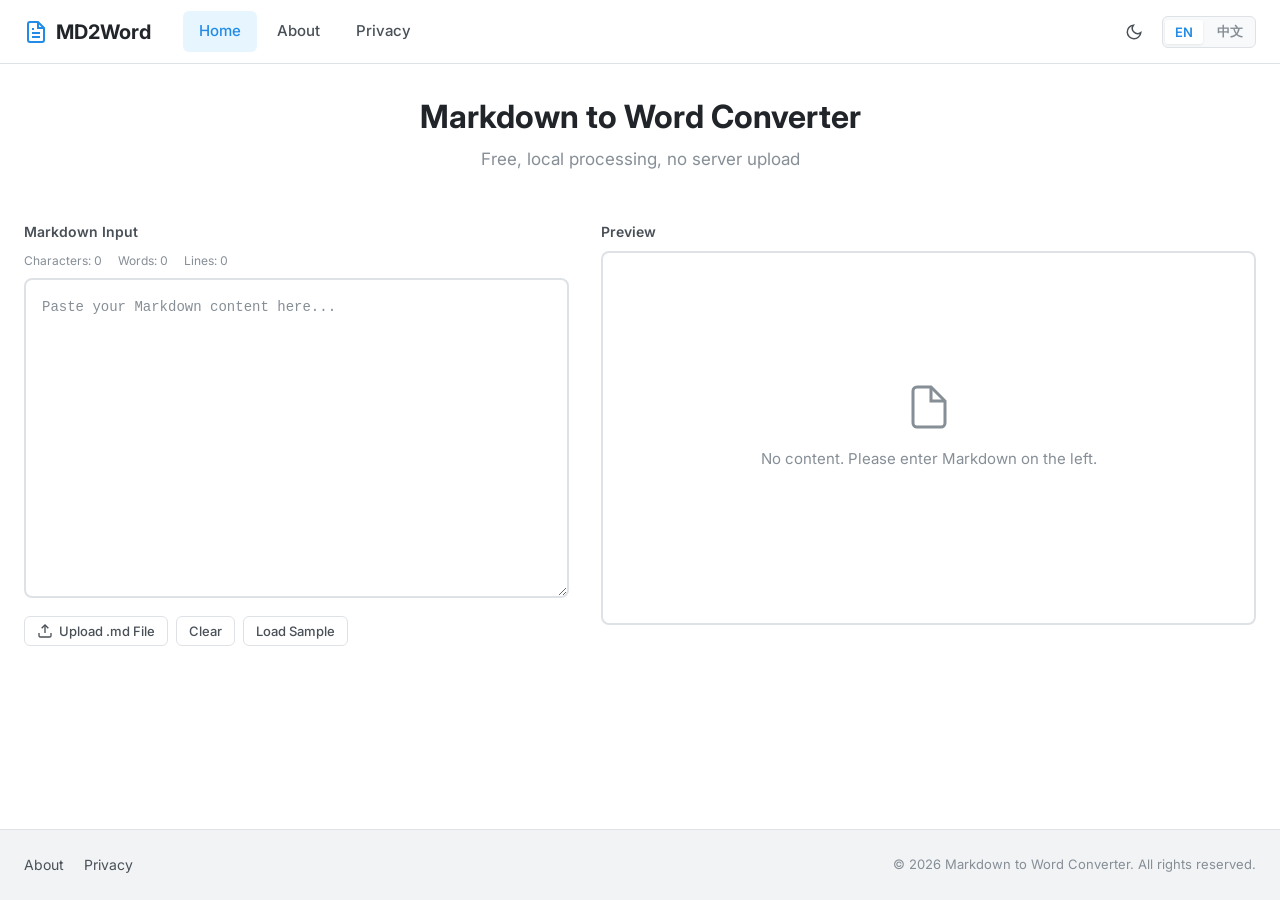
<file: index.html>
<!DOCTYPE html><html  lang="en" data-theme="light"><head><meta charset="utf-8">
<meta name="viewport" content="width=device-width, initial-scale=1">
<title>Markdown to Word Converter - Free, Local, Secure</title>
<link rel="preconnect" href="https://fonts.googleapis.com">
<link rel="preconnect" href="https://fonts.gstatic.com" crossorigin="anonymous">
<link rel="stylesheet" href="https://fonts.googleapis.com/css2?family=Inter:wght@400;500;600;700&display=swap">
<style>:root{--bg-primary:#fff;--bg-secondary:#f8f9fa;--bg-tertiary:#e9ecef;--bg-input:#fff;--bg-code:#f4f4f5;--bg-card:#fff;--bg-nav:#fff;--bg-footer:#f1f3f5;--text-primary:#212529;--text-secondary:#495057;--text-muted:#868e96;--text-link:#228be6;--border-color:#dee2e6;--border-light:#e9ecef;--accent:#228be6;--accent-hover:#1c7ed6;--accent-light:#e7f5ff;--shadow-sm:0 1px 3px rgba(0,0,0,.08);--shadow-md:0 4px 12px rgba(0,0,0,.1);--shadow-lg:0 8px 24px rgba(0,0,0,.12);--radius-sm:6px;--radius-md:8px;--radius-lg:12px;--font-mono:"Consolas","Monaco","Courier New",monospace;--nav-height:64px;--max-width:1280px;--transition:.2s ease}[data-theme=dark]{--bg-primary:#1a1a2e;--bg-secondary:#16213e;--bg-tertiary:#0f3460;--bg-input:#224;--bg-code:#252545;--bg-card:#1e1e3a;--bg-nav:#151530;--bg-footer:#111128;--text-primary:#e4e6eb;--text-secondary:#b0b3b8;--text-muted:#6c757d;--text-link:#4dabf7;--border-color:#2d2d50;--border-light:#252545;--accent:#4dabf7;--accent-hover:#74c0fc;--accent-light:#1a3350;--shadow-sm:0 1px 3px rgba(0,0,0,.3);--shadow-md:0 4px 12px rgba(0,0,0,.4);--shadow-lg:0 8px 24px rgba(0,0,0,.5)}*,:after,:before{box-sizing:border-box;margin:0;padding:0}html{font-size:16px;scroll-behavior:smooth;-webkit-font-smoothing:antialiased;-moz-osx-font-smoothing:grayscale}body{background-color:var(--bg-primary);color:var(--text-primary);font-family:Inter,-apple-system,BlinkMacSystemFont,Segoe UI,PingFang SC,Microsoft YaHei,Helvetica Neue,Arial,sans-serif;line-height:1.6;min-height:100vh;transition:background-color var(--transition),color var(--transition)}a{color:var(--text-link);text-decoration:none;transition:color var(--transition)}a:hover{text-decoration:underline}img{height:auto;max-width:100%}.container{margin:0 auto;max-width:var(--max-width);padding:0 1.5rem}.sr-only{height:1px;margin:-1px;overflow:hidden;padding:0;position:absolute;width:1px;clip:rect(0,0,0,0);border-width:0;white-space:nowrap}@media(max-width:1023px){.container{padding:0 1rem}}@media(max-width:767px){html{font-size:15px}.container{padding:0 .75rem}}</style>
<style>.theme-toggle[data-v-8e09d1c4]{align-items:center;background:transparent;border:none;border-radius:var(--radius-sm);color:var(--text-secondary);cursor:pointer;display:flex;height:40px;justify-content:center;padding:0;transition:all var(--transition);width:40px}.theme-toggle[data-v-8e09d1c4]:hover{background:var(--bg-secondary);color:var(--accent)}</style>
<style>.lang-switcher[data-v-9ed7b1d2]{align-items:center;background:var(--bg-secondary);border:1.5px solid var(--border-color);border-radius:var(--radius-sm);display:flex;gap:.25rem;padding:2px;transition:border-color var(--transition),background-color var(--transition)}.lang-switcher__btn[data-v-9ed7b1d2]{background:transparent;border:none;border-radius:3px;color:var(--text-muted);cursor:pointer;font-family:inherit;font-size:.813rem;font-weight:600;padding:.25rem .625rem;transition:all var(--transition);white-space:nowrap}.lang-switcher__btn[data-v-9ed7b1d2]:hover{color:var(--text-primary)}.lang-switcher__btn--active[data-v-9ed7b1d2]{background:var(--bg-primary);box-shadow:var(--shadow-sm);color:var(--accent)}</style>
<style>.layout[data-v-f15e471d]{display:flex;flex-direction:column;min-height:100vh}.main[data-v-f15e471d]{flex:1;padding-top:var(--nav-height)}.navbar[data-v-f15e471d]{-webkit-backdrop-filter:blur(12px);backdrop-filter:blur(12px);background:var(--bg-nav);border-bottom:1px solid var(--border-color);height:var(--nav-height);left:0;position:fixed;right:0;top:0;transition:background-color var(--transition),border-color var(--transition);z-index:1000}.navbar__inner[data-v-f15e471d]{gap:2rem;height:100%}.navbar__inner[data-v-f15e471d],.navbar__logo[data-v-f15e471d]{align-items:center;display:flex}.navbar__logo[data-v-f15e471d]{color:var(--text-primary);flex-shrink:0;font-size:1.25rem;font-weight:700;gap:.5rem;text-decoration:none}.navbar__logo[data-v-f15e471d]:hover{color:var(--accent);text-decoration:none}.navbar__logo-icon[data-v-f15e471d]{color:var(--accent);height:24px;width:24px}.navbar__nav[data-v-f15e471d]{align-items:center;display:flex;flex:1;gap:.25rem}.navbar__link[data-v-f15e471d]{border-radius:var(--radius-sm);color:var(--text-secondary);font-size:.938rem;font-weight:500;padding:.5rem 1rem;text-decoration:none;transition:background-color var(--transition),color var(--transition)}.navbar__link.router-link-active[data-v-f15e471d],.navbar__link[data-v-f15e471d]:hover{background:var(--accent-light);color:var(--accent);text-decoration:none}.navbar__actions[data-v-f15e471d]{align-items:center;display:flex;flex-shrink:0;gap:.5rem}.navbar__actions--mobile[data-v-f15e471d]{display:none}.navbar__hamburger[data-v-f15e471d]{align-items:center;background:none;border:none;border-radius:var(--radius-sm);cursor:pointer;display:none;flex-direction:column;gap:5px;height:40px;justify-content:center;padding:8px;transition:background-color var(--transition);width:40px}.navbar__hamburger[data-v-f15e471d]:hover{background:var(--bg-secondary)}.navbar__hamburger span[data-v-f15e471d]{background:var(--text-primary);border-radius:2px;display:block;height:2px;transition:transform var(--transition),opacity var(--transition);width:22px}.navbar__overlay[data-v-f15e471d]{display:none}.footer[data-v-f15e471d]{background:var(--bg-footer);border-top:1px solid var(--border-color);margin-top:3rem;padding:1.5rem 0;transition:background-color var(--transition),border-color var(--transition)}.footer__inner[data-v-f15e471d]{align-items:center;display:flex;flex-wrap:wrap;gap:.5rem;justify-content:space-between}.footer__links[data-v-f15e471d]{display:flex;gap:1.25rem}.footer__links a[data-v-f15e471d]{color:var(--text-secondary);font-size:.875rem}.footer__copy[data-v-f15e471d]{color:var(--text-muted);font-size:.813rem}@media(max-width:1023px){.navbar__inner[data-v-f15e471d]{gap:1rem}}@media(max-width:767px){.navbar__actions--desktop[data-v-f15e471d]{display:none}.navbar__actions--mobile[data-v-f15e471d]{border-top:1px solid var(--border-color);display:flex;padding-top:1rem}.navbar__hamburger[data-v-f15e471d]{display:flex}.navbar__nav[data-v-f15e471d]{align-items:stretch;background:var(--bg-nav);border-bottom:1px solid var(--border-color);box-shadow:var(--shadow-md);display:none;flex-direction:column;gap:.25rem;left:0;padding:1rem;position:fixed;right:0;top:var(--nav-height)}.navbar__nav--open[data-v-f15e471d]{display:flex}.navbar__link[data-v-f15e471d]{font-size:1rem;padding:.75rem 1rem}.navbar__overlay[data-v-f15e471d]{background:#0000004d;display:block;inset:0;position:fixed;top:var(--nav-height);z-index:999}.footer__inner[data-v-f15e471d]{flex-direction:column;text-align:center}}</style>
<style>.editor__label[data-v-5983065e]{color:var(--text-secondary);display:block;font-size:.875rem;font-weight:600;margin-bottom:.5rem}.editor__toolbar[data-v-5983065e]{align-items:center;display:flex;justify-content:space-between;margin-bottom:.5rem}.editor__stats[data-v-5983065e]{display:flex;gap:1rem}.editor__stat[data-v-5983065e]{color:var(--text-muted);font-size:.75rem;font-variant-numeric:tabular-nums}.editor__textarea[data-v-5983065e]{background:var(--bg-input);border:2px solid var(--border-color);border-radius:var(--radius-md);color:var(--text-primary);font-family:var(--font-mono);font-size:.875rem;height:320px;line-height:1.7;min-height:200px;outline:none;padding:1rem;resize:vertical;transition:border-color var(--transition),background-color var(--transition);width:100%}.editor__textarea[data-v-5983065e]:focus{border-color:var(--accent);box-shadow:0 0 0 3px var(--accent-light)}.editor__textarea[data-v-5983065e]::-moz-placeholder{color:var(--text-muted)}.editor__textarea[data-v-5983065e]::placeholder{color:var(--text-muted)}.editor__actions[data-v-5983065e]{display:flex;flex-wrap:wrap;gap:.5rem;margin-top:.625rem}.btn[data-v-5983065e]{align-items:center;border:none;border-radius:var(--radius-sm);cursor:pointer;display:inline-flex;font-family:inherit;font-size:.875rem;font-weight:500;gap:.375rem;padding:.5rem 1rem;transition:all var(--transition);white-space:nowrap}.btn--outline[data-v-5983065e]{background:transparent;border:1.5px solid var(--border-color);color:var(--text-secondary)}.btn--outline[data-v-5983065e]:hover{background:var(--bg-secondary);border-color:var(--accent);color:var(--accent)}.btn--sm[data-v-5983065e]{font-size:.813rem;padding:.375rem .75rem}@media(max-width:767px){.editor__textarea[data-v-5983065e]{height:240px}.editor__actions[data-v-5983065e]{gap:.375rem}}</style>
<style>.preview__label[data-v-93a89fb1]{color:var(--text-secondary);display:block;font-size:.875rem;font-weight:600;margin-bottom:.5rem}.preview__container[data-v-93a89fb1]{background:var(--bg-input);border:2px solid var(--border-color);border-radius:var(--radius-md);min-height:374px;overflow-y:auto;padding:1.5rem;transition:border-color var(--transition),background-color var(--transition)}.preview__container[data-v-93a89fb1]:hover{border-color:var(--accent)}.preview__empty[data-v-93a89fb1]{align-items:center;color:var(--text-muted);display:flex;flex-direction:column;gap:1rem;justify-content:center;min-height:300px}.preview__empty p[data-v-93a89fb1]{font-size:.938rem}.preview__content[data-v-93a89fb1]{color:var(--text-primary);line-height:1.75}.preview__toolbar[data-v-93a89fb1]{display:flex;flex-wrap:wrap;gap:.5rem;margin-top:.625rem}.btn[data-v-93a89fb1]{align-items:center;border:none;border-radius:var(--radius-sm);cursor:pointer;display:inline-flex;font-family:inherit;font-size:.875rem;font-weight:500;gap:.375rem;padding:.5rem 1rem;transition:all var(--transition);white-space:nowrap}.btn--primary[data-v-93a89fb1]{background:var(--accent);color:#fff}.btn--primary[data-v-93a89fb1]:hover{background:var(--accent-hover);box-shadow:var(--shadow-sm)}.btn--outline[data-v-93a89fb1]{background:transparent;border:1.5px solid var(--border-color);color:var(--text-secondary)}.btn--outline[data-v-93a89fb1]:hover{background:var(--bg-secondary);border-color:var(--accent);color:var(--accent)}.copy-indicator[data-v-93a89fb1]{align-items:center;animation:copyFadeIn-93a89fb1 .3s ease;color:#2b8a3e;display:inline-flex;font-size:.813rem;font-weight:500}@keyframes copyFadeIn-93a89fb1{0%{opacity:0;transform:translate(-4px)}to{opacity:1;transform:translate(0)}}.markdown-body[data-v-93a89fb1] h1{border-bottom:2px solid var(--border-color);font-size:2em;margin:.67em 0;padding-bottom:.3em}.markdown-body[data-v-93a89fb1] h2{border-bottom:1px solid var(--border-light);font-size:1.5em;margin:1em 0 .5em;padding-bottom:.25em}.markdown-body[data-v-93a89fb1] h3{font-size:1.25em;margin:1em 0 .5em}.markdown-body[data-v-93a89fb1] h4{font-size:1.1em;margin:.8em 0 .4em}.markdown-body[data-v-93a89fb1] h5{font-size:1em;margin:.6em 0 .3em}.markdown-body[data-v-93a89fb1] h6{color:var(--text-muted);font-size:.9em;margin:.5em 0 .25em}.markdown-body[data-v-93a89fb1] p{margin:.75em 0}.markdown-body[data-v-93a89fb1] strong{font-weight:600}.markdown-body[data-v-93a89fb1] em{font-style:italic}.markdown-body[data-v-93a89fb1] ol,.markdown-body[data-v-93a89fb1] ul{margin:.5em 0;padding-left:1.5em}.markdown-body[data-v-93a89fb1] li{margin:.25em 0}.markdown-body[data-v-93a89fb1] blockquote{background:var(--accent-light);border-left:4px solid var(--accent);border-radius:0 var(--radius-sm) var(--radius-sm) 0;color:var(--text-secondary);margin:1em 0;padding:.5em 1em}.markdown-body[data-v-93a89fb1] code{background:var(--bg-code);border:1px solid var(--border-light);border-radius:3px;font-family:var(--font-mono);font-size:.875em;padding:.2em .4em}.markdown-body[data-v-93a89fb1] pre{background:var(--bg-code);border:1px solid var(--border-light);border-radius:var(--radius-md);margin:1em 0;overflow-x:auto;padding:1em}.markdown-body[data-v-93a89fb1] pre code{background:none;border:none;font-size:.85em;line-height:1.6;padding:0}.markdown-body[data-v-93a89fb1] table{border-collapse:collapse;margin:1em 0;width:100%}.markdown-body[data-v-93a89fb1] td,.markdown-body[data-v-93a89fb1] th{border:1px solid var(--border-color);padding:.5em .75em;text-align:left}.markdown-body[data-v-93a89fb1] th{background:var(--bg-secondary);font-weight:600}.markdown-body[data-v-93a89fb1] tr:nth-child(2n) td{background:var(--bg-secondary)}.markdown-body[data-v-93a89fb1] a{color:var(--text-link)}.markdown-body[data-v-93a89fb1] hr{border:none;border-top:2px solid var(--border-color);margin:1.5em 0}.markdown-body[data-v-93a89fb1] img{border-radius:var(--radius-sm);max-width:100%}@media(max-width:767px){.preview__container[data-v-93a89fb1]{min-height:200px;padding:1rem}}</style>
<style>.home[data-v-02f11c6c]{padding-bottom:3rem}.hero[data-v-02f11c6c]{padding:2rem 0 1.5rem;text-align:center}.hero__title[data-v-02f11c6c]{color:var(--text-primary);font-size:2rem;font-weight:700;line-height:1.3;margin-bottom:.5rem}.hero__subtitle[data-v-02f11c6c]{color:var(--text-muted);font-size:1.063rem;margin:0 auto;max-width:560px}.main-content[data-v-02f11c6c]{padding-top:1.5rem}.main-content__grid[data-v-02f11c6c]{align-items:start;display:grid;gap:1.5rem;grid-template-columns:1fr 1fr}.main-content__editor[data-v-02f11c6c],.main-content__preview[data-v-02f11c6c]{display:flex;min-width:0}.main-content__editor[data-v-02f11c6c]>*,.main-content__preview[data-v-02f11c6c]>*{width:100%}.toast[data-v-02f11c6c]{border-radius:var(--radius-md);bottom:2rem;box-shadow:var(--shadow-lg);color:#fff;font-size:.875rem;font-weight:500;left:50%;padding:.75rem 1.5rem;pointer-events:none;position:fixed;transform:translate(-50%);z-index:2000}.toast.success[data-v-02f11c6c]{background:#2b8a3e}.toast.error[data-v-02f11c6c]{background:#c92a2a}.toast-enter-active[data-v-02f11c6c],.toast-leave-active[data-v-02f11c6c]{transition:all .3s ease}.toast-enter-from[data-v-02f11c6c],.toast-leave-to[data-v-02f11c6c]{opacity:0;transform:translate(-50%) translateY(1rem)}@media(min-width:1024px){.main-content__grid[data-v-02f11c6c]{gap:2rem;grid-template-columns:1fr 1.2fr;margin:0 auto;max-width:1440px}}@media(max-width:1023px){.main-content__grid[data-v-02f11c6c]{gap:1.25rem;grid-template-columns:1fr 1fr}.hero__title[data-v-02f11c6c]{font-size:1.75rem}}@media(max-width:767px){.main-content__grid[data-v-02f11c6c]{gap:1rem;grid-template-columns:1fr}.hero[data-v-02f11c6c]{padding:1.5rem 0 1rem}.hero__title[data-v-02f11c6c]{font-size:1.5rem}.hero__subtitle[data-v-02f11c6c]{font-size:.938rem}}</style>
<link rel="modulepreload" as="script" crossorigin href="/nuxt/D8OdQ34W.js">
<link rel="modulepreload" as="script" crossorigin href="/nuxt/CqwoekKf.js">
<link rel="modulepreload" as="script" crossorigin href="/nuxt/DlAUqK2U.js">
<link rel="modulepreload" as="script" crossorigin href="/nuxt/C8zfTMaE.js">
<script type="module" src="/nuxt/D8OdQ34W.js" crossorigin></script>
<link rel="prefetch" as="script" crossorigin href="/nuxt/D3a2ko17.js">
<link rel="prefetch" as="script" crossorigin href="/nuxt/GBlZX5nV.js">
<link rel="prefetch" as="script" crossorigin href="/nuxt/DhSsSd0H.js">
<link rel="prefetch" as="script" crossorigin href="/nuxt/BVz19VWq.js">
<link rel="icon" type="image/svg+xml" href="/favicon.svg">
<meta name="description" content="Free online Markdown to Word document converter. Real-time preview, one-click export to .docx. All data processed locally in your browser, no server upload. Private and secure.">
<meta name="keywords" content="Markdown, Word, converter, online tool, free, local processing, docx export, markdown to docx">
<meta property="og:title" content="Markdown to Word Converter - Free, Local, Secure">
<meta property="og:description" content="Convert Markdown to Word documents online. Real-time preview, one-click export. 100% local processing.">
<meta property="og:type" content="website">
<link rel="canonical" href="https://yourdomain.com/">
<script type="application/ld+json">{"@context":"https://schema.org","@type":"WebApplication","name":"Markdown to Word Converter","description":"Free online Markdown to Word document converter with real-time preview and one-click export.","applicationCategory":"UtilityApplication","operatingSystem":"All"}</script></head><body><!--teleport start anchor--><!----><!--teleport anchor--><div id="__nuxt"><div class="layout" data-v-f15e471d><header class="navbar" data-v-f15e471d><div class="container navbar__inner" data-v-f15e471d><a aria-current="page" href="/" class="router-link-active router-link-exact-active navbar__logo" data-v-f15e471d><svg class="navbar__logo-icon" viewBox="0 0 24 24" fill="none" stroke="currentColor" stroke-width="2" data-v-f15e471d><path d="M14 2H6a2 2 0 0 0-2 2v16a2 2 0 0 0 2 2h12a2 2 0 0 0 2-2V8z" data-v-f15e471d></path><polyline points="14 2 14 8 20 8" data-v-f15e471d></polyline><line x1="16" y1="13" x2="8" y2="13" data-v-f15e471d></line><line x1="16" y1="17" x2="8" y2="17" data-v-f15e471d></line><polyline points="10 9 9 9 8 9" data-v-f15e471d></polyline></svg><span data-v-f15e471d>MD2Word</span></a><nav class="navbar__nav" data-v-f15e471d><a aria-current="page" href="/" class="router-link-active router-link-exact-active navbar__link" data-v-f15e471d>Home</a><a href="/about" class="navbar__link" data-v-f15e471d>About</a><a href="/privacy" class="navbar__link" data-v-f15e471d>Privacy</a><div class="navbar__actions navbar__actions--mobile" data-v-f15e471d><button class="theme-toggle" aria-label="Dark" title="Dark" data-v-f15e471d data-v-8e09d1c4><svg viewBox="0 0 24 24" fill="none" stroke="currentColor" stroke-width="2" width="18" height="18" data-v-8e09d1c4><path d="M21 12.79A9 9 0 1 1 11.21 3 7 7 0 0 0 21 12.79z" data-v-8e09d1c4></path></svg></button><div class="lang-switcher" data-v-f15e471d data-v-9ed7b1d2><!--[--><button class="lang-switcher__btn--active lang-switcher__btn" data-v-9ed7b1d2>EN</button><button class="lang-switcher__btn" data-v-9ed7b1d2>中文</button><!--]--></div></div></nav><div class="navbar__actions navbar__actions--desktop" data-v-f15e471d><button class="theme-toggle" aria-label="Dark" title="Dark" data-v-f15e471d data-v-8e09d1c4><svg viewBox="0 0 24 24" fill="none" stroke="currentColor" stroke-width="2" width="18" height="18" data-v-8e09d1c4><path d="M21 12.79A9 9 0 1 1 11.21 3 7 7 0 0 0 21 12.79z" data-v-8e09d1c4></path></svg></button><div class="lang-switcher" data-v-f15e471d data-v-9ed7b1d2><!--[--><button class="lang-switcher__btn--active lang-switcher__btn" data-v-9ed7b1d2>EN</button><button class="lang-switcher__btn" data-v-9ed7b1d2>中文</button><!--]--></div></div><button class="navbar__hamburger" aria-label="Open Menu" data-v-f15e471d><span data-v-f15e471d></span><span data-v-f15e471d></span><span data-v-f15e471d></span></button></div></header><main class="main" data-v-f15e471d><!--[--><div class="home" data-v-02f11c6c><section class="hero" data-v-02f11c6c><div class="container" data-v-02f11c6c><h1 class="hero__title" data-v-02f11c6c>Markdown to Word Converter</h1><p class="hero__subtitle" data-v-02f11c6c>Free, local processing, no server upload</p></div></section><section class="main-content" data-v-02f11c6c><div class="container main-content__grid" data-v-02f11c6c><div class="main-content__editor" data-v-02f11c6c><div data-v-02f11c6c data-v-5983065e><label class="editor__label" data-v-5983065e>Markdown Input</label><div class="editor__toolbar" data-v-5983065e><div class="editor__stats" data-v-5983065e><span class="editor__stat" data-v-5983065e>Characters: 0</span><span class="editor__stat" data-v-5983065e>Words: 0</span><span class="editor__stat" data-v-5983065e>Lines: 0</span></div></div><textarea class="editor__textarea" placeholder="Paste your Markdown content here..." data-v-5983065e></textarea><div class="editor__actions" data-v-5983065e><input type="file" accept=".md,.markdown,.txt" class="sr-only" data-v-5983065e><button class="btn btn--outline btn--sm" data-v-5983065e><svg viewBox="0 0 24 24" fill="none" stroke="currentColor" stroke-width="2" width="16" height="16" data-v-5983065e><path d="M21 15v4a2 2 0 0 1-2 2H5a2 2 0 0 1-2-2v-4" data-v-5983065e></path><polyline points="17 8 12 3 7 8" data-v-5983065e></polyline><line x1="12" y1="3" x2="12" y2="15" data-v-5983065e></line></svg> Upload .md File</button><button class="btn btn--outline btn--sm" data-v-5983065e>Clear</button><button class="btn btn--outline btn--sm" data-v-5983065e>Load Sample</button></div></div></div><div class="main-content__preview" data-v-02f11c6c><div data-v-02f11c6c data-v-93a89fb1><label class="preview__label" data-v-93a89fb1>Preview</label><div class="preview__container" data-v-93a89fb1><div class="preview__empty" data-v-93a89fb1><svg viewBox="0 0 24 24" fill="none" stroke="currentColor" stroke-width="1.5" width="48" height="48" data-v-93a89fb1><path d="M13 2H6a2 2 0 0 0-2 2v16a2 2 0 0 0 2 2h12a2 2 0 0 0 2-2V9z" data-v-93a89fb1></path><polyline points="13 2 13 9 20 9" data-v-93a89fb1></polyline></svg><p data-v-93a89fb1>No content. Please enter Markdown on the left.</p></div></div><!----></div></div></div></section><!--teleport start--><!--teleport end--></div><!--]--></main><footer class="footer" data-v-f15e471d><div class="container footer__inner" data-v-f15e471d><div class="footer__links" data-v-f15e471d><a href="/about" class="" data-v-f15e471d>About</a><a href="/privacy" class="" data-v-f15e471d>Privacy</a></div><p class="footer__copy" data-v-f15e471d> © 2026 Markdown to Word Converter. All rights reserved.</p></div></footer><!----></div></div><div id="teleports"></div><script>window.__NUXT__={};window.__NUXT__.config={public:{i18n:{baseUrl:"",defaultLocale:"en",rootRedirect:"",redirectStatusCode:302,skipSettingLocaleOnNavigate:false,locales:[{code:"en",language:"en-US"},{code:"zh",language:"zh-CN"}],detectBrowserLanguage:{alwaysRedirect:false,cookieCrossOrigin:false,cookieDomain:"",cookieKey:"i18n_redirected",cookieSecure:false,fallbackLocale:"",redirectOn:"no prefix",useCookie:true},experimental:{localeDetector:"",typedPages:true,typedOptionsAndMessages:false,alternateLinkCanonicalQueries:true,devCache:false,cacheLifetime:"",stripMessagesPayload:false,preload:false,strictSeo:false,nitroContextDetection:true,httpCacheDuration:10,compactRoutes:false,prerenderMessages:false},domainLocales:{en:{domain:""},zh:{domain:""}}}},app:{baseURL:"/",buildId:"6d8eed81-7d14-418c-87f5-42d7f4f54534",buildAssetsDir:"/nuxt/",cdnURL:""}}</script>
<script type="application/json" data-nuxt-data="nuxt-app" data-ssr="true" id="__NUXT_DATA__">[["ShallowReactive",1],{"prerenderedAt":2,"data":3,"state":5,"once":14,"_errors":15,"serverRendered":10,"path":17},1784122341048,["ShallowReactive",4],{},["Reactive",6],{"$si18n:cached-locale-configs":7,"$si18n:resolved-locale":13},{"en":8,"zh":11},{"fallbacks":9,"cacheable":10},[],true,{"fallbacks":12,"cacheable":10},[],"",["Set"],["ShallowReactive",16],{},"\u002F"]</script></body></html>
</file>
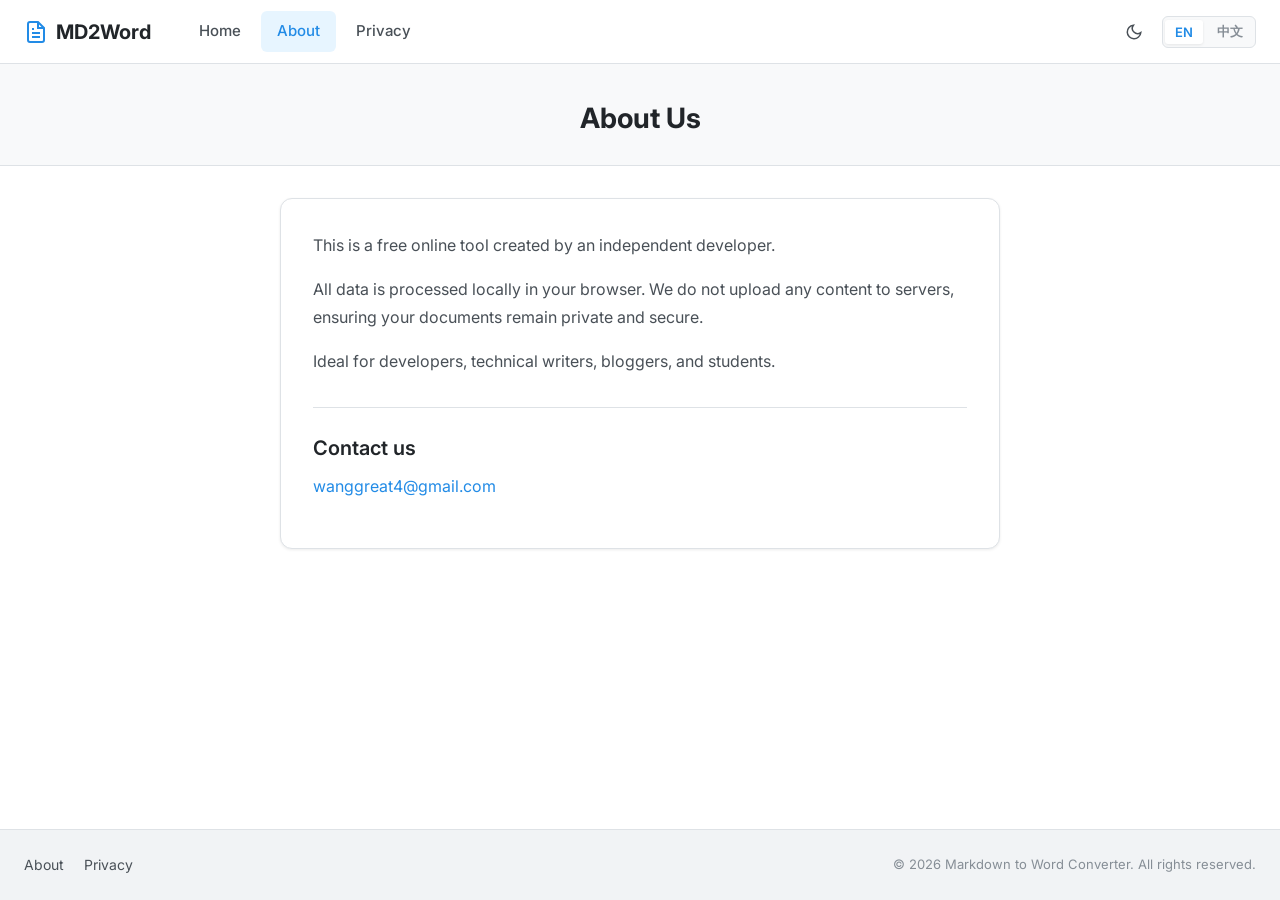
<file: about/index.html>
<!DOCTYPE html><html  lang="en" data-theme="light"><head><meta charset="utf-8">
<meta name="viewport" content="width=device-width, initial-scale=1">
<title>About Us - Markdown to Word Converter</title>
<link rel="preconnect" href="https://fonts.googleapis.com">
<link rel="preconnect" href="https://fonts.gstatic.com" crossorigin="anonymous">
<link rel="stylesheet" href="https://fonts.googleapis.com/css2?family=Inter:wght@400;500;600;700&display=swap">
<style>:root{--bg-primary:#fff;--bg-secondary:#f8f9fa;--bg-tertiary:#e9ecef;--bg-input:#fff;--bg-code:#f4f4f5;--bg-card:#fff;--bg-nav:#fff;--bg-footer:#f1f3f5;--text-primary:#212529;--text-secondary:#495057;--text-muted:#868e96;--text-link:#228be6;--border-color:#dee2e6;--border-light:#e9ecef;--accent:#228be6;--accent-hover:#1c7ed6;--accent-light:#e7f5ff;--shadow-sm:0 1px 3px rgba(0,0,0,.08);--shadow-md:0 4px 12px rgba(0,0,0,.1);--shadow-lg:0 8px 24px rgba(0,0,0,.12);--radius-sm:6px;--radius-md:8px;--radius-lg:12px;--font-mono:"Consolas","Monaco","Courier New",monospace;--nav-height:64px;--max-width:1280px;--transition:.2s ease}[data-theme=dark]{--bg-primary:#1a1a2e;--bg-secondary:#16213e;--bg-tertiary:#0f3460;--bg-input:#224;--bg-code:#252545;--bg-card:#1e1e3a;--bg-nav:#151530;--bg-footer:#111128;--text-primary:#e4e6eb;--text-secondary:#b0b3b8;--text-muted:#6c757d;--text-link:#4dabf7;--border-color:#2d2d50;--border-light:#252545;--accent:#4dabf7;--accent-hover:#74c0fc;--accent-light:#1a3350;--shadow-sm:0 1px 3px rgba(0,0,0,.3);--shadow-md:0 4px 12px rgba(0,0,0,.4);--shadow-lg:0 8px 24px rgba(0,0,0,.5)}*,:after,:before{box-sizing:border-box;margin:0;padding:0}html{font-size:16px;scroll-behavior:smooth;-webkit-font-smoothing:antialiased;-moz-osx-font-smoothing:grayscale}body{background-color:var(--bg-primary);color:var(--text-primary);font-family:Inter,-apple-system,BlinkMacSystemFont,Segoe UI,PingFang SC,Microsoft YaHei,Helvetica Neue,Arial,sans-serif;line-height:1.6;min-height:100vh;transition:background-color var(--transition),color var(--transition)}a{color:var(--text-link);text-decoration:none;transition:color var(--transition)}a:hover{text-decoration:underline}img{height:auto;max-width:100%}.container{margin:0 auto;max-width:var(--max-width);padding:0 1.5rem}.sr-only{height:1px;margin:-1px;overflow:hidden;padding:0;position:absolute;width:1px;clip:rect(0,0,0,0);border-width:0;white-space:nowrap}@media(max-width:1023px){.container{padding:0 1rem}}@media(max-width:767px){html{font-size:15px}.container{padding:0 .75rem}}</style>
<style>.theme-toggle[data-v-8e09d1c4]{align-items:center;background:transparent;border:none;border-radius:var(--radius-sm);color:var(--text-secondary);cursor:pointer;display:flex;height:40px;justify-content:center;padding:0;transition:all var(--transition);width:40px}.theme-toggle[data-v-8e09d1c4]:hover{background:var(--bg-secondary);color:var(--accent)}</style>
<style>.lang-switcher[data-v-9ed7b1d2]{align-items:center;background:var(--bg-secondary);border:1.5px solid var(--border-color);border-radius:var(--radius-sm);display:flex;gap:.25rem;padding:2px;transition:border-color var(--transition),background-color var(--transition)}.lang-switcher__btn[data-v-9ed7b1d2]{background:transparent;border:none;border-radius:3px;color:var(--text-muted);cursor:pointer;font-family:inherit;font-size:.813rem;font-weight:600;padding:.25rem .625rem;transition:all var(--transition);white-space:nowrap}.lang-switcher__btn[data-v-9ed7b1d2]:hover{color:var(--text-primary)}.lang-switcher__btn--active[data-v-9ed7b1d2]{background:var(--bg-primary);box-shadow:var(--shadow-sm);color:var(--accent)}</style>
<style>.layout[data-v-f15e471d]{display:flex;flex-direction:column;min-height:100vh}.main[data-v-f15e471d]{flex:1;padding-top:var(--nav-height)}.navbar[data-v-f15e471d]{-webkit-backdrop-filter:blur(12px);backdrop-filter:blur(12px);background:var(--bg-nav);border-bottom:1px solid var(--border-color);height:var(--nav-height);left:0;position:fixed;right:0;top:0;transition:background-color var(--transition),border-color var(--transition);z-index:1000}.navbar__inner[data-v-f15e471d]{gap:2rem;height:100%}.navbar__inner[data-v-f15e471d],.navbar__logo[data-v-f15e471d]{align-items:center;display:flex}.navbar__logo[data-v-f15e471d]{color:var(--text-primary);flex-shrink:0;font-size:1.25rem;font-weight:700;gap:.5rem;text-decoration:none}.navbar__logo[data-v-f15e471d]:hover{color:var(--accent);text-decoration:none}.navbar__logo-icon[data-v-f15e471d]{color:var(--accent);height:24px;width:24px}.navbar__nav[data-v-f15e471d]{align-items:center;display:flex;flex:1;gap:.25rem}.navbar__link[data-v-f15e471d]{border-radius:var(--radius-sm);color:var(--text-secondary);font-size:.938rem;font-weight:500;padding:.5rem 1rem;text-decoration:none;transition:background-color var(--transition),color var(--transition)}.navbar__link.router-link-active[data-v-f15e471d],.navbar__link[data-v-f15e471d]:hover{background:var(--accent-light);color:var(--accent);text-decoration:none}.navbar__actions[data-v-f15e471d]{align-items:center;display:flex;flex-shrink:0;gap:.5rem}.navbar__actions--mobile[data-v-f15e471d]{display:none}.navbar__hamburger[data-v-f15e471d]{align-items:center;background:none;border:none;border-radius:var(--radius-sm);cursor:pointer;display:none;flex-direction:column;gap:5px;height:40px;justify-content:center;padding:8px;transition:background-color var(--transition);width:40px}.navbar__hamburger[data-v-f15e471d]:hover{background:var(--bg-secondary)}.navbar__hamburger span[data-v-f15e471d]{background:var(--text-primary);border-radius:2px;display:block;height:2px;transition:transform var(--transition),opacity var(--transition);width:22px}.navbar__overlay[data-v-f15e471d]{display:none}.footer[data-v-f15e471d]{background:var(--bg-footer);border-top:1px solid var(--border-color);margin-top:3rem;padding:1.5rem 0;transition:background-color var(--transition),border-color var(--transition)}.footer__inner[data-v-f15e471d]{align-items:center;display:flex;flex-wrap:wrap;gap:.5rem;justify-content:space-between}.footer__links[data-v-f15e471d]{display:flex;gap:1.25rem}.footer__links a[data-v-f15e471d]{color:var(--text-secondary);font-size:.875rem}.footer__copy[data-v-f15e471d]{color:var(--text-muted);font-size:.813rem}@media(max-width:1023px){.navbar__inner[data-v-f15e471d]{gap:1rem}}@media(max-width:767px){.navbar__actions--desktop[data-v-f15e471d]{display:none}.navbar__actions--mobile[data-v-f15e471d]{border-top:1px solid var(--border-color);display:flex;padding-top:1rem}.navbar__hamburger[data-v-f15e471d]{display:flex}.navbar__nav[data-v-f15e471d]{align-items:stretch;background:var(--bg-nav);border-bottom:1px solid var(--border-color);box-shadow:var(--shadow-md);display:none;flex-direction:column;gap:.25rem;left:0;padding:1rem;position:fixed;right:0;top:var(--nav-height)}.navbar__nav--open[data-v-f15e471d]{display:flex}.navbar__link[data-v-f15e471d]{font-size:1rem;padding:.75rem 1rem}.navbar__overlay[data-v-f15e471d]{background:#0000004d;display:block;inset:0;position:fixed;top:var(--nav-height);z-index:999}.footer__inner[data-v-f15e471d]{flex-direction:column;text-align:center}}</style>
<style>.about-page[data-v-93684a63]{padding-bottom:3rem}.page-hero[data-v-93684a63]{background:var(--bg-secondary);border-bottom:1px solid var(--border-color);padding:2rem 0 1.5rem;text-align:center}.page-hero__title[data-v-93684a63]{color:var(--text-primary);font-size:1.75rem;font-weight:700}.about-content[data-v-93684a63]{padding-top:2rem}.about-content__card[data-v-93684a63]{background:var(--bg-card);border:1px solid var(--border-color);border-radius:var(--radius-lg);box-shadow:var(--shadow-sm);margin:0 auto;max-width:720px;padding:2rem}.about-content__card p[data-v-93684a63]{color:var(--text-secondary);font-size:1rem;line-height:1.75;margin-bottom:1rem}.about-content__contact[data-v-93684a63]{border-top:1px solid var(--border-color);margin-top:2rem;padding-top:1.5rem}.about-content__contact h2[data-v-93684a63]{color:var(--text-primary);font-size:1.25rem;font-weight:600;margin-bottom:.5rem}.about-content__contact a[data-v-93684a63]{color:var(--accent);font-size:1rem}@media(max-width:767px){.page-hero__title[data-v-93684a63]{font-size:1.5rem}.about-content__card[data-v-93684a63]{padding:1.25rem}}</style>
<link rel="modulepreload" as="script" crossorigin href="/nuxt/D8OdQ34W.js">
<link rel="modulepreload" as="script" crossorigin href="/nuxt/CqwoekKf.js">
<link rel="modulepreload" as="script" crossorigin href="/nuxt/DlAUqK2U.js">
<link rel="modulepreload" as="script" crossorigin href="/nuxt/DHsGsEdq.js">
<script type="module" src="/nuxt/D8OdQ34W.js" crossorigin></script>
<link rel="prefetch" as="script" crossorigin href="/nuxt/D3a2ko17.js">
<link rel="prefetch" as="script" crossorigin href="/nuxt/GBlZX5nV.js">
<link rel="prefetch" as="script" crossorigin href="/nuxt/DhSsSd0H.js">
<link rel="icon" type="image/svg+xml" href="/favicon.svg">
<meta name="description" content="Learn more about the Markdown to Word Converter. A free online tool by an independent developer with local processing for maximum privacy.">
<meta name="robots" content="index, follow">
<link rel="canonical" href="https://yourdomain.com/about"></head><body><div id="__nuxt"><div class="layout" data-v-f15e471d><header class="navbar" data-v-f15e471d><div class="container navbar__inner" data-v-f15e471d><a href="/" class="navbar__logo" data-v-f15e471d><svg class="navbar__logo-icon" viewBox="0 0 24 24" fill="none" stroke="currentColor" stroke-width="2" data-v-f15e471d><path d="M14 2H6a2 2 0 0 0-2 2v16a2 2 0 0 0 2 2h12a2 2 0 0 0 2-2V8z" data-v-f15e471d></path><polyline points="14 2 14 8 20 8" data-v-f15e471d></polyline><line x1="16" y1="13" x2="8" y2="13" data-v-f15e471d></line><line x1="16" y1="17" x2="8" y2="17" data-v-f15e471d></line><polyline points="10 9 9 9 8 9" data-v-f15e471d></polyline></svg><span data-v-f15e471d>MD2Word</span></a><nav class="navbar__nav" data-v-f15e471d><a href="/" class="navbar__link" data-v-f15e471d>Home</a><a aria-current="page" href="/about" class="router-link-active router-link-exact-active navbar__link" data-v-f15e471d>About</a><a href="/privacy" class="navbar__link" data-v-f15e471d>Privacy</a><div class="navbar__actions navbar__actions--mobile" data-v-f15e471d><button class="theme-toggle" aria-label="Dark" title="Dark" data-v-f15e471d data-v-8e09d1c4><svg viewBox="0 0 24 24" fill="none" stroke="currentColor" stroke-width="2" width="18" height="18" data-v-8e09d1c4><path d="M21 12.79A9 9 0 1 1 11.21 3 7 7 0 0 0 21 12.79z" data-v-8e09d1c4></path></svg></button><div class="lang-switcher" data-v-f15e471d data-v-9ed7b1d2><!--[--><button class="lang-switcher__btn--active lang-switcher__btn" data-v-9ed7b1d2>EN</button><button class="lang-switcher__btn" data-v-9ed7b1d2>中文</button><!--]--></div></div></nav><div class="navbar__actions navbar__actions--desktop" data-v-f15e471d><button class="theme-toggle" aria-label="Dark" title="Dark" data-v-f15e471d data-v-8e09d1c4><svg viewBox="0 0 24 24" fill="none" stroke="currentColor" stroke-width="2" width="18" height="18" data-v-8e09d1c4><path d="M21 12.79A9 9 0 1 1 11.21 3 7 7 0 0 0 21 12.79z" data-v-8e09d1c4></path></svg></button><div class="lang-switcher" data-v-f15e471d data-v-9ed7b1d2><!--[--><button class="lang-switcher__btn--active lang-switcher__btn" data-v-9ed7b1d2>EN</button><button class="lang-switcher__btn" data-v-9ed7b1d2>中文</button><!--]--></div></div><button class="navbar__hamburger" aria-label="Open Menu" data-v-f15e471d><span data-v-f15e471d></span><span data-v-f15e471d></span><span data-v-f15e471d></span></button></div></header><main class="main" data-v-f15e471d><!--[--><div class="about-page" data-v-93684a63><section class="page-hero" data-v-93684a63><div class="container" data-v-93684a63><h1 class="page-hero__title" data-v-93684a63>About Us</h1></div></section><section class="about-content container" data-v-93684a63><div class="about-content__card" data-v-93684a63><p data-v-93684a63>This is a free online tool created by an independent developer.</p><p data-v-93684a63>All data is processed locally in your browser. We do not upload any content to servers, ensuring your documents remain private and secure.</p><p data-v-93684a63>Ideal for developers, technical writers, bloggers, and students.</p><div class="about-content__contact" data-v-93684a63><h2 data-v-93684a63>Contact us</h2><p data-v-93684a63><a href="mailto:wanggreat4@gmail.com" data-v-93684a63>wanggreat4@gmail.com</a></p></div></div></section></div><!--]--></main><footer class="footer" data-v-f15e471d><div class="container footer__inner" data-v-f15e471d><div class="footer__links" data-v-f15e471d><a aria-current="page" href="/about" class="router-link-active router-link-exact-active" data-v-f15e471d>About</a><a href="/privacy" class="" data-v-f15e471d>Privacy</a></div><p class="footer__copy" data-v-f15e471d> © 2026 Markdown to Word Converter. All rights reserved.</p></div></footer><!----></div></div><div id="teleports"></div><script>window.__NUXT__={};window.__NUXT__.config={public:{i18n:{baseUrl:"",defaultLocale:"en",rootRedirect:"",redirectStatusCode:302,skipSettingLocaleOnNavigate:false,locales:[{code:"en",language:"en-US"},{code:"zh",language:"zh-CN"}],detectBrowserLanguage:{alwaysRedirect:false,cookieCrossOrigin:false,cookieDomain:"",cookieKey:"i18n_redirected",cookieSecure:false,fallbackLocale:"",redirectOn:"no prefix",useCookie:true},experimental:{localeDetector:"",typedPages:true,typedOptionsAndMessages:false,alternateLinkCanonicalQueries:true,devCache:false,cacheLifetime:"",stripMessagesPayload:false,preload:false,strictSeo:false,nitroContextDetection:true,httpCacheDuration:10,compactRoutes:false,prerenderMessages:false},domainLocales:{en:{domain:""},zh:{domain:""}}}},app:{baseURL:"/",buildId:"6d8eed81-7d14-418c-87f5-42d7f4f54534",buildAssetsDir:"/nuxt/",cdnURL:""}}</script>
<script type="application/json" data-nuxt-data="nuxt-app" data-ssr="true" id="__NUXT_DATA__">[["ShallowReactive",1],{"prerenderedAt":2,"data":3,"state":5,"once":14,"_errors":15,"serverRendered":10,"path":17},1784122341049,["ShallowReactive",4],{},["Reactive",6],{"$si18n:cached-locale-configs":7,"$si18n:resolved-locale":13},{"en":8,"zh":11},{"fallbacks":9,"cacheable":10},[],true,{"fallbacks":12,"cacheable":10},[],"",["Set"],["ShallowReactive",16],{},"\u002Fabout"]</script></body></html>
</file>
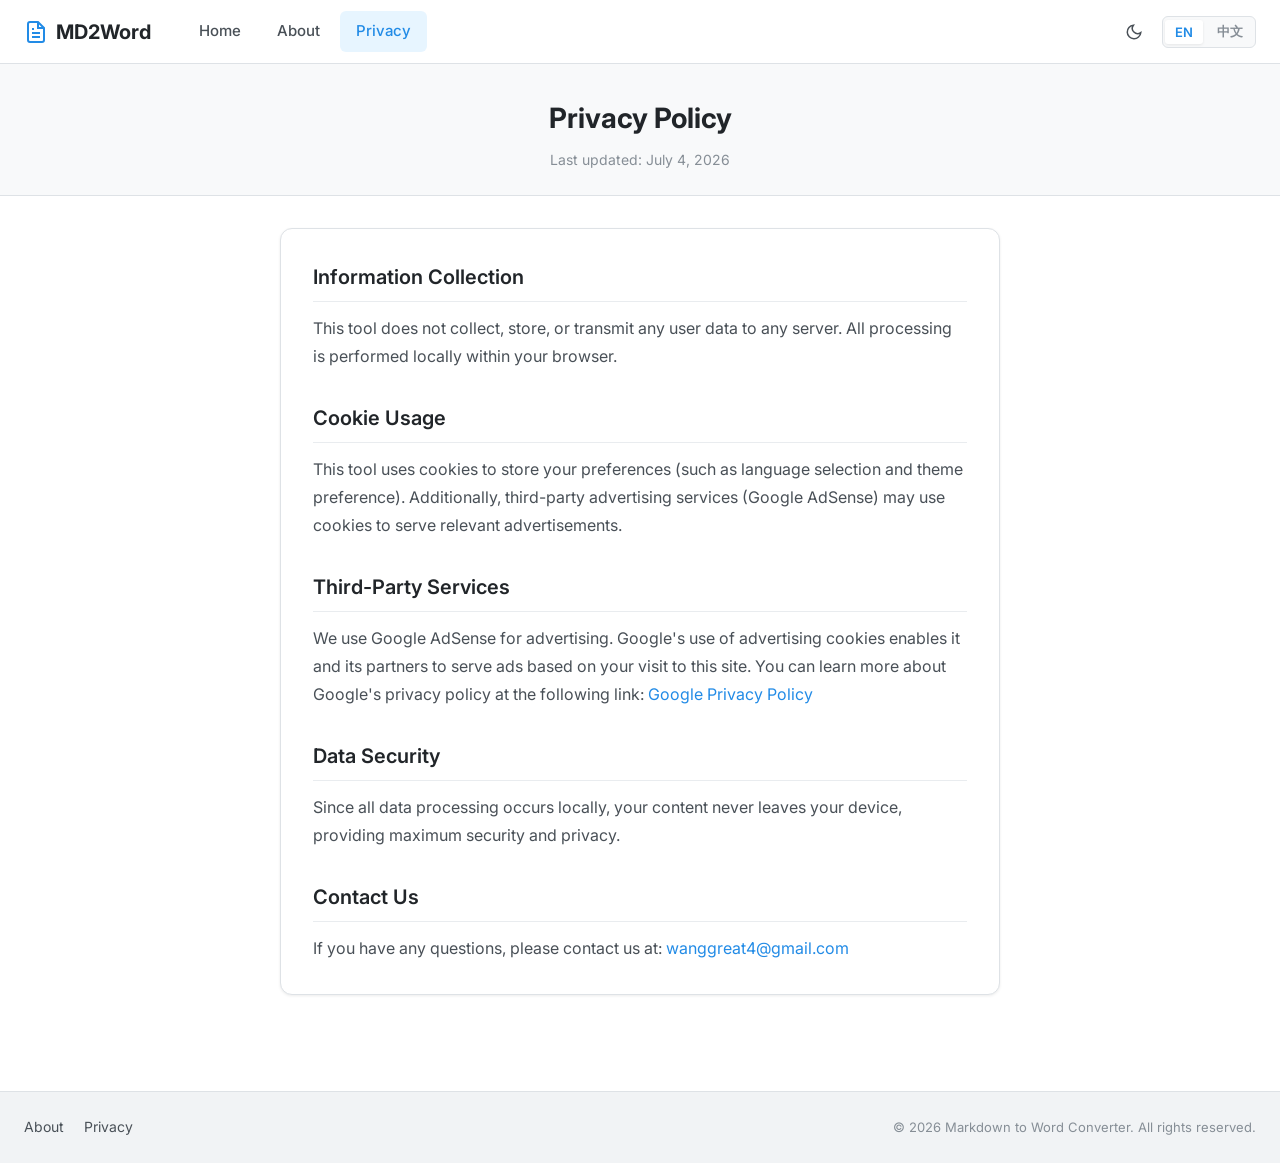
<file: privacy/index.html>
<!DOCTYPE html><html  lang="en" data-theme="light"><head><meta charset="utf-8">
<meta name="viewport" content="width=device-width, initial-scale=1">
<title>Privacy Policy - Markdown to Word Converter</title>
<link rel="preconnect" href="https://fonts.googleapis.com">
<link rel="preconnect" href="https://fonts.gstatic.com" crossorigin="anonymous">
<link rel="stylesheet" href="https://fonts.googleapis.com/css2?family=Inter:wght@400;500;600;700&display=swap">
<style>:root{--bg-primary:#fff;--bg-secondary:#f8f9fa;--bg-tertiary:#e9ecef;--bg-input:#fff;--bg-code:#f4f4f5;--bg-card:#fff;--bg-nav:#fff;--bg-footer:#f1f3f5;--text-primary:#212529;--text-secondary:#495057;--text-muted:#868e96;--text-link:#228be6;--border-color:#dee2e6;--border-light:#e9ecef;--accent:#228be6;--accent-hover:#1c7ed6;--accent-light:#e7f5ff;--shadow-sm:0 1px 3px rgba(0,0,0,.08);--shadow-md:0 4px 12px rgba(0,0,0,.1);--shadow-lg:0 8px 24px rgba(0,0,0,.12);--radius-sm:6px;--radius-md:8px;--radius-lg:12px;--font-mono:"Consolas","Monaco","Courier New",monospace;--nav-height:64px;--max-width:1280px;--transition:.2s ease}[data-theme=dark]{--bg-primary:#1a1a2e;--bg-secondary:#16213e;--bg-tertiary:#0f3460;--bg-input:#224;--bg-code:#252545;--bg-card:#1e1e3a;--bg-nav:#151530;--bg-footer:#111128;--text-primary:#e4e6eb;--text-secondary:#b0b3b8;--text-muted:#6c757d;--text-link:#4dabf7;--border-color:#2d2d50;--border-light:#252545;--accent:#4dabf7;--accent-hover:#74c0fc;--accent-light:#1a3350;--shadow-sm:0 1px 3px rgba(0,0,0,.3);--shadow-md:0 4px 12px rgba(0,0,0,.4);--shadow-lg:0 8px 24px rgba(0,0,0,.5)}*,:after,:before{box-sizing:border-box;margin:0;padding:0}html{font-size:16px;scroll-behavior:smooth;-webkit-font-smoothing:antialiased;-moz-osx-font-smoothing:grayscale}body{background-color:var(--bg-primary);color:var(--text-primary);font-family:Inter,-apple-system,BlinkMacSystemFont,Segoe UI,PingFang SC,Microsoft YaHei,Helvetica Neue,Arial,sans-serif;line-height:1.6;min-height:100vh;transition:background-color var(--transition),color var(--transition)}a{color:var(--text-link);text-decoration:none;transition:color var(--transition)}a:hover{text-decoration:underline}img{height:auto;max-width:100%}.container{margin:0 auto;max-width:var(--max-width);padding:0 1.5rem}.sr-only{height:1px;margin:-1px;overflow:hidden;padding:0;position:absolute;width:1px;clip:rect(0,0,0,0);border-width:0;white-space:nowrap}@media(max-width:1023px){.container{padding:0 1rem}}@media(max-width:767px){html{font-size:15px}.container{padding:0 .75rem}}</style>
<style>.theme-toggle[data-v-8e09d1c4]{align-items:center;background:transparent;border:none;border-radius:var(--radius-sm);color:var(--text-secondary);cursor:pointer;display:flex;height:40px;justify-content:center;padding:0;transition:all var(--transition);width:40px}.theme-toggle[data-v-8e09d1c4]:hover{background:var(--bg-secondary);color:var(--accent)}</style>
<style>.lang-switcher[data-v-9ed7b1d2]{align-items:center;background:var(--bg-secondary);border:1.5px solid var(--border-color);border-radius:var(--radius-sm);display:flex;gap:.25rem;padding:2px;transition:border-color var(--transition),background-color var(--transition)}.lang-switcher__btn[data-v-9ed7b1d2]{background:transparent;border:none;border-radius:3px;color:var(--text-muted);cursor:pointer;font-family:inherit;font-size:.813rem;font-weight:600;padding:.25rem .625rem;transition:all var(--transition);white-space:nowrap}.lang-switcher__btn[data-v-9ed7b1d2]:hover{color:var(--text-primary)}.lang-switcher__btn--active[data-v-9ed7b1d2]{background:var(--bg-primary);box-shadow:var(--shadow-sm);color:var(--accent)}</style>
<style>.layout[data-v-f15e471d]{display:flex;flex-direction:column;min-height:100vh}.main[data-v-f15e471d]{flex:1;padding-top:var(--nav-height)}.navbar[data-v-f15e471d]{-webkit-backdrop-filter:blur(12px);backdrop-filter:blur(12px);background:var(--bg-nav);border-bottom:1px solid var(--border-color);height:var(--nav-height);left:0;position:fixed;right:0;top:0;transition:background-color var(--transition),border-color var(--transition);z-index:1000}.navbar__inner[data-v-f15e471d]{gap:2rem;height:100%}.navbar__inner[data-v-f15e471d],.navbar__logo[data-v-f15e471d]{align-items:center;display:flex}.navbar__logo[data-v-f15e471d]{color:var(--text-primary);flex-shrink:0;font-size:1.25rem;font-weight:700;gap:.5rem;text-decoration:none}.navbar__logo[data-v-f15e471d]:hover{color:var(--accent);text-decoration:none}.navbar__logo-icon[data-v-f15e471d]{color:var(--accent);height:24px;width:24px}.navbar__nav[data-v-f15e471d]{align-items:center;display:flex;flex:1;gap:.25rem}.navbar__link[data-v-f15e471d]{border-radius:var(--radius-sm);color:var(--text-secondary);font-size:.938rem;font-weight:500;padding:.5rem 1rem;text-decoration:none;transition:background-color var(--transition),color var(--transition)}.navbar__link.router-link-active[data-v-f15e471d],.navbar__link[data-v-f15e471d]:hover{background:var(--accent-light);color:var(--accent);text-decoration:none}.navbar__actions[data-v-f15e471d]{align-items:center;display:flex;flex-shrink:0;gap:.5rem}.navbar__actions--mobile[data-v-f15e471d]{display:none}.navbar__hamburger[data-v-f15e471d]{align-items:center;background:none;border:none;border-radius:var(--radius-sm);cursor:pointer;display:none;flex-direction:column;gap:5px;height:40px;justify-content:center;padding:8px;transition:background-color var(--transition);width:40px}.navbar__hamburger[data-v-f15e471d]:hover{background:var(--bg-secondary)}.navbar__hamburger span[data-v-f15e471d]{background:var(--text-primary);border-radius:2px;display:block;height:2px;transition:transform var(--transition),opacity var(--transition);width:22px}.navbar__overlay[data-v-f15e471d]{display:none}.footer[data-v-f15e471d]{background:var(--bg-footer);border-top:1px solid var(--border-color);margin-top:3rem;padding:1.5rem 0;transition:background-color var(--transition),border-color var(--transition)}.footer__inner[data-v-f15e471d]{align-items:center;display:flex;flex-wrap:wrap;gap:.5rem;justify-content:space-between}.footer__links[data-v-f15e471d]{display:flex;gap:1.25rem}.footer__links a[data-v-f15e471d]{color:var(--text-secondary);font-size:.875rem}.footer__copy[data-v-f15e471d]{color:var(--text-muted);font-size:.813rem}@media(max-width:1023px){.navbar__inner[data-v-f15e471d]{gap:1rem}}@media(max-width:767px){.navbar__actions--desktop[data-v-f15e471d]{display:none}.navbar__actions--mobile[data-v-f15e471d]{border-top:1px solid var(--border-color);display:flex;padding-top:1rem}.navbar__hamburger[data-v-f15e471d]{display:flex}.navbar__nav[data-v-f15e471d]{align-items:stretch;background:var(--bg-nav);border-bottom:1px solid var(--border-color);box-shadow:var(--shadow-md);display:none;flex-direction:column;gap:.25rem;left:0;padding:1rem;position:fixed;right:0;top:var(--nav-height)}.navbar__nav--open[data-v-f15e471d]{display:flex}.navbar__link[data-v-f15e471d]{font-size:1rem;padding:.75rem 1rem}.navbar__overlay[data-v-f15e471d]{background:#0000004d;display:block;inset:0;position:fixed;top:var(--nav-height);z-index:999}.footer__inner[data-v-f15e471d]{flex-direction:column;text-align:center}}</style>
<style>.privacy-page[data-v-a2763fd9]{padding-bottom:3rem}.page-hero[data-v-a2763fd9]{background:var(--bg-secondary);border-bottom:1px solid var(--border-color);padding:2rem 0 1.5rem;text-align:center}.page-hero__title[data-v-a2763fd9]{color:var(--text-primary);font-size:1.75rem;font-weight:700}.page-hero__date[data-v-a2763fd9]{color:var(--text-muted);font-size:.875rem;margin-top:.5rem}.privacy-content[data-v-a2763fd9]{padding-top:2rem}.privacy-content__card[data-v-a2763fd9]{background:var(--bg-card);border:1px solid var(--border-color);border-radius:var(--radius-lg);box-shadow:var(--shadow-sm);margin:0 auto;max-width:720px;padding:2rem}.privacy-section[data-v-a2763fd9]{margin-bottom:2rem}.privacy-section[data-v-a2763fd9]:last-child{margin-bottom:0}.privacy-section h2[data-v-a2763fd9]{border-bottom:1px solid var(--border-light);color:var(--text-primary);font-size:1.25rem;font-weight:600;margin-bottom:.75rem;padding-bottom:.5rem}.privacy-section p[data-v-a2763fd9]{color:var(--text-secondary);font-size:1rem;line-height:1.75}.privacy-section a[data-v-a2763fd9]{color:var(--accent);word-break:break-all}@media(max-width:767px){.page-hero__title[data-v-a2763fd9]{font-size:1.5rem}.privacy-content__card[data-v-a2763fd9]{padding:1.25rem}.privacy-section h2[data-v-a2763fd9]{font-size:1.125rem}}</style>
<link rel="modulepreload" as="script" crossorigin href="/nuxt/D8OdQ34W.js">
<link rel="modulepreload" as="script" crossorigin href="/nuxt/CqwoekKf.js">
<link rel="modulepreload" as="script" crossorigin href="/nuxt/DlAUqK2U.js">
<link rel="modulepreload" as="script" crossorigin href="/nuxt/CMEd7GtO.js">
<script type="module" src="/nuxt/D8OdQ34W.js" crossorigin></script>
<link rel="prefetch" as="script" crossorigin href="/nuxt/D3a2ko17.js">
<link rel="prefetch" as="script" crossorigin href="/nuxt/GBlZX5nV.js">
<link rel="prefetch" as="script" crossorigin href="/nuxt/DhSsSd0H.js">
<link rel="icon" type="image/svg+xml" href="/favicon.svg">
<meta name="description" content="Privacy Policy for Markdown to Word Converter. Learn how we protect your data - all processing is local, no server upload.">
<meta name="robots" content="index, follow">
<link rel="canonical" href="https://yourdomain.com/privacy"></head><body><div id="__nuxt"><div class="layout" data-v-f15e471d><header class="navbar" data-v-f15e471d><div class="container navbar__inner" data-v-f15e471d><a href="/" class="navbar__logo" data-v-f15e471d><svg class="navbar__logo-icon" viewBox="0 0 24 24" fill="none" stroke="currentColor" stroke-width="2" data-v-f15e471d><path d="M14 2H6a2 2 0 0 0-2 2v16a2 2 0 0 0 2 2h12a2 2 0 0 0 2-2V8z" data-v-f15e471d></path><polyline points="14 2 14 8 20 8" data-v-f15e471d></polyline><line x1="16" y1="13" x2="8" y2="13" data-v-f15e471d></line><line x1="16" y1="17" x2="8" y2="17" data-v-f15e471d></line><polyline points="10 9 9 9 8 9" data-v-f15e471d></polyline></svg><span data-v-f15e471d>MD2Word</span></a><nav class="navbar__nav" data-v-f15e471d><a href="/" class="navbar__link" data-v-f15e471d>Home</a><a href="/about" class="navbar__link" data-v-f15e471d>About</a><a aria-current="page" href="/privacy" class="router-link-active router-link-exact-active navbar__link" data-v-f15e471d>Privacy</a><div class="navbar__actions navbar__actions--mobile" data-v-f15e471d><button class="theme-toggle" aria-label="Dark" title="Dark" data-v-f15e471d data-v-8e09d1c4><svg viewBox="0 0 24 24" fill="none" stroke="currentColor" stroke-width="2" width="18" height="18" data-v-8e09d1c4><path d="M21 12.79A9 9 0 1 1 11.21 3 7 7 0 0 0 21 12.79z" data-v-8e09d1c4></path></svg></button><div class="lang-switcher" data-v-f15e471d data-v-9ed7b1d2><!--[--><button class="lang-switcher__btn--active lang-switcher__btn" data-v-9ed7b1d2>EN</button><button class="lang-switcher__btn" data-v-9ed7b1d2>中文</button><!--]--></div></div></nav><div class="navbar__actions navbar__actions--desktop" data-v-f15e471d><button class="theme-toggle" aria-label="Dark" title="Dark" data-v-f15e471d data-v-8e09d1c4><svg viewBox="0 0 24 24" fill="none" stroke="currentColor" stroke-width="2" width="18" height="18" data-v-8e09d1c4><path d="M21 12.79A9 9 0 1 1 11.21 3 7 7 0 0 0 21 12.79z" data-v-8e09d1c4></path></svg></button><div class="lang-switcher" data-v-f15e471d data-v-9ed7b1d2><!--[--><button class="lang-switcher__btn--active lang-switcher__btn" data-v-9ed7b1d2>EN</button><button class="lang-switcher__btn" data-v-9ed7b1d2>中文</button><!--]--></div></div><button class="navbar__hamburger" aria-label="Open Menu" data-v-f15e471d><span data-v-f15e471d></span><span data-v-f15e471d></span><span data-v-f15e471d></span></button></div></header><main class="main" data-v-f15e471d><!--[--><div class="privacy-page" data-v-a2763fd9><section class="page-hero" data-v-a2763fd9><div class="container" data-v-a2763fd9><h1 class="page-hero__title" data-v-a2763fd9>Privacy Policy</h1><p class="page-hero__date" data-v-a2763fd9>Last updated: July 4, 2026</p></div></section><section class="privacy-content container" data-v-a2763fd9><div class="privacy-content__card" data-v-a2763fd9><section class="privacy-section" data-v-a2763fd9><h2 data-v-a2763fd9>Information Collection</h2><p data-v-a2763fd9>This tool does not collect, store, or transmit any user data to any server. All processing is performed locally within your browser.</p></section><section class="privacy-section" data-v-a2763fd9><h2 data-v-a2763fd9>Cookie Usage</h2><p data-v-a2763fd9>This tool uses cookies to store your preferences (such as language selection and theme preference). Additionally, third-party advertising services (Google AdSense) may use cookies to serve relevant advertisements.</p></section><section class="privacy-section" data-v-a2763fd9><h2 data-v-a2763fd9>Third-Party Services</h2><p data-v-a2763fd9>We use Google AdSense for advertising. Google&#39;s use of advertising cookies enables it and its partners to serve ads based on your visit to this site. You can learn more about Google&#39;s privacy policy at the following link: <a href="https://policies.google.com/privacy" target="_blank" rel="noopener noreferrer" data-v-a2763fd9> Google Privacy Policy </a></p></section><section class="privacy-section" data-v-a2763fd9><h2 data-v-a2763fd9>Data Security</h2><p data-v-a2763fd9>Since all data processing occurs locally, your content never leaves your device, providing maximum security and privacy.</p></section><section class="privacy-section" data-v-a2763fd9><h2 data-v-a2763fd9>Contact Us</h2><p data-v-a2763fd9>If you have any questions, please contact us at: <a href="mailto:wanggreat4@gmail.com" data-v-a2763fd9>wanggreat4@gmail.com</a></p></section></div></section></div><!--]--></main><footer class="footer" data-v-f15e471d><div class="container footer__inner" data-v-f15e471d><div class="footer__links" data-v-f15e471d><a href="/about" class="" data-v-f15e471d>About</a><a aria-current="page" href="/privacy" class="router-link-active router-link-exact-active" data-v-f15e471d>Privacy</a></div><p class="footer__copy" data-v-f15e471d> © 2026 Markdown to Word Converter. All rights reserved.</p></div></footer><!----></div></div><div id="teleports"></div><script>window.__NUXT__={};window.__NUXT__.config={public:{i18n:{baseUrl:"",defaultLocale:"en",rootRedirect:"",redirectStatusCode:302,skipSettingLocaleOnNavigate:false,locales:[{code:"en",language:"en-US"},{code:"zh",language:"zh-CN"}],detectBrowserLanguage:{alwaysRedirect:false,cookieCrossOrigin:false,cookieDomain:"",cookieKey:"i18n_redirected",cookieSecure:false,fallbackLocale:"",redirectOn:"no prefix",useCookie:true},experimental:{localeDetector:"",typedPages:true,typedOptionsAndMessages:false,alternateLinkCanonicalQueries:true,devCache:false,cacheLifetime:"",stripMessagesPayload:false,preload:false,strictSeo:false,nitroContextDetection:true,httpCacheDuration:10,compactRoutes:false,prerenderMessages:false},domainLocales:{en:{domain:""},zh:{domain:""}}}},app:{baseURL:"/",buildId:"6d8eed81-7d14-418c-87f5-42d7f4f54534",buildAssetsDir:"/nuxt/",cdnURL:""}}</script>
<script type="application/json" data-nuxt-data="nuxt-app" data-ssr="true" id="__NUXT_DATA__">[["ShallowReactive",1],{"prerenderedAt":2,"data":3,"state":5,"once":14,"_errors":15,"serverRendered":10,"path":17},1784122341049,["ShallowReactive",4],{},["Reactive",6],{"$si18n:cached-locale-configs":7,"$si18n:resolved-locale":13},{"en":8,"zh":11},{"fallbacks":9,"cacheable":10},[],true,{"fallbacks":12,"cacheable":10},[],"",["Set"],["ShallowReactive",16],{},"\u002Fprivacy"]</script></body></html>
</file>
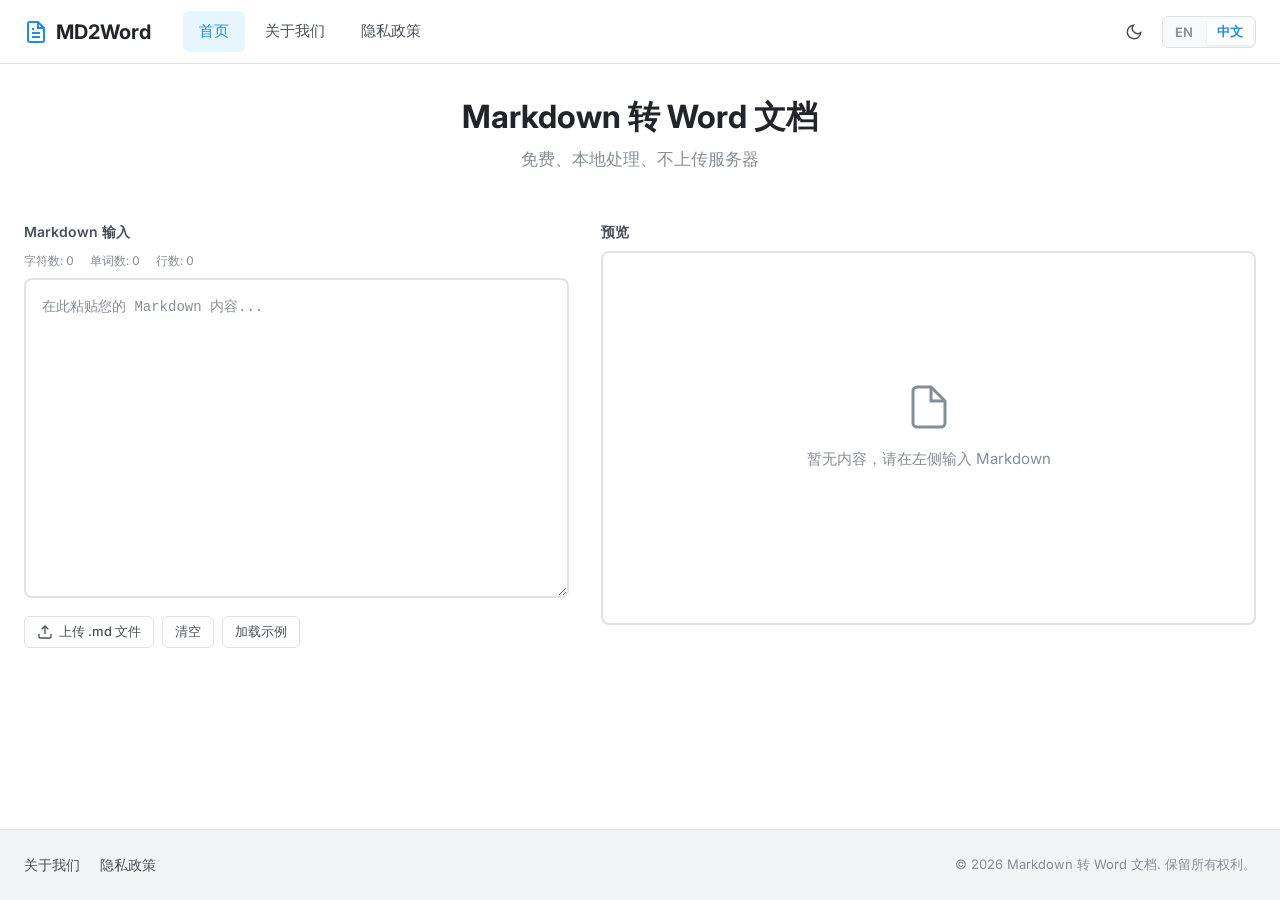
<file: zh/index.html>
<!DOCTYPE html><html  lang="zh" data-theme="light"><head><meta charset="utf-8">
<meta name="viewport" content="width=device-width, initial-scale=1">
<title>Markdown to Word Converter - Free, Local, Secure</title>
<link rel="preconnect" href="https://fonts.googleapis.com">
<link rel="preconnect" href="https://fonts.gstatic.com" crossorigin="anonymous">
<link rel="stylesheet" href="https://fonts.googleapis.com/css2?family=Inter:wght@400;500;600;700&display=swap">
<style>:root{--bg-primary:#fff;--bg-secondary:#f8f9fa;--bg-tertiary:#e9ecef;--bg-input:#fff;--bg-code:#f4f4f5;--bg-card:#fff;--bg-nav:#fff;--bg-footer:#f1f3f5;--text-primary:#212529;--text-secondary:#495057;--text-muted:#868e96;--text-link:#228be6;--border-color:#dee2e6;--border-light:#e9ecef;--accent:#228be6;--accent-hover:#1c7ed6;--accent-light:#e7f5ff;--shadow-sm:0 1px 3px rgba(0,0,0,.08);--shadow-md:0 4px 12px rgba(0,0,0,.1);--shadow-lg:0 8px 24px rgba(0,0,0,.12);--radius-sm:6px;--radius-md:8px;--radius-lg:12px;--font-mono:"Consolas","Monaco","Courier New",monospace;--nav-height:64px;--max-width:1280px;--transition:.2s ease}[data-theme=dark]{--bg-primary:#1a1a2e;--bg-secondary:#16213e;--bg-tertiary:#0f3460;--bg-input:#224;--bg-code:#252545;--bg-card:#1e1e3a;--bg-nav:#151530;--bg-footer:#111128;--text-primary:#e4e6eb;--text-secondary:#b0b3b8;--text-muted:#6c757d;--text-link:#4dabf7;--border-color:#2d2d50;--border-light:#252545;--accent:#4dabf7;--accent-hover:#74c0fc;--accent-light:#1a3350;--shadow-sm:0 1px 3px rgba(0,0,0,.3);--shadow-md:0 4px 12px rgba(0,0,0,.4);--shadow-lg:0 8px 24px rgba(0,0,0,.5)}*,:after,:before{box-sizing:border-box;margin:0;padding:0}html{font-size:16px;scroll-behavior:smooth;-webkit-font-smoothing:antialiased;-moz-osx-font-smoothing:grayscale}body{background-color:var(--bg-primary);color:var(--text-primary);font-family:Inter,-apple-system,BlinkMacSystemFont,Segoe UI,PingFang SC,Microsoft YaHei,Helvetica Neue,Arial,sans-serif;line-height:1.6;min-height:100vh;transition:background-color var(--transition),color var(--transition)}a{color:var(--text-link);text-decoration:none;transition:color var(--transition)}a:hover{text-decoration:underline}img{height:auto;max-width:100%}.container{margin:0 auto;max-width:var(--max-width);padding:0 1.5rem}.sr-only{height:1px;margin:-1px;overflow:hidden;padding:0;position:absolute;width:1px;clip:rect(0,0,0,0);border-width:0;white-space:nowrap}@media(max-width:1023px){.container{padding:0 1rem}}@media(max-width:767px){html{font-size:15px}.container{padding:0 .75rem}}</style>
<style>.theme-toggle[data-v-8e09d1c4]{align-items:center;background:transparent;border:none;border-radius:var(--radius-sm);color:var(--text-secondary);cursor:pointer;display:flex;height:40px;justify-content:center;padding:0;transition:all var(--transition);width:40px}.theme-toggle[data-v-8e09d1c4]:hover{background:var(--bg-secondary);color:var(--accent)}</style>
<style>.lang-switcher[data-v-9ed7b1d2]{align-items:center;background:var(--bg-secondary);border:1.5px solid var(--border-color);border-radius:var(--radius-sm);display:flex;gap:.25rem;padding:2px;transition:border-color var(--transition),background-color var(--transition)}.lang-switcher__btn[data-v-9ed7b1d2]{background:transparent;border:none;border-radius:3px;color:var(--text-muted);cursor:pointer;font-family:inherit;font-size:.813rem;font-weight:600;padding:.25rem .625rem;transition:all var(--transition);white-space:nowrap}.lang-switcher__btn[data-v-9ed7b1d2]:hover{color:var(--text-primary)}.lang-switcher__btn--active[data-v-9ed7b1d2]{background:var(--bg-primary);box-shadow:var(--shadow-sm);color:var(--accent)}</style>
<style>.layout[data-v-f15e471d]{display:flex;flex-direction:column;min-height:100vh}.main[data-v-f15e471d]{flex:1;padding-top:var(--nav-height)}.navbar[data-v-f15e471d]{-webkit-backdrop-filter:blur(12px);backdrop-filter:blur(12px);background:var(--bg-nav);border-bottom:1px solid var(--border-color);height:var(--nav-height);left:0;position:fixed;right:0;top:0;transition:background-color var(--transition),border-color var(--transition);z-index:1000}.navbar__inner[data-v-f15e471d]{gap:2rem;height:100%}.navbar__inner[data-v-f15e471d],.navbar__logo[data-v-f15e471d]{align-items:center;display:flex}.navbar__logo[data-v-f15e471d]{color:var(--text-primary);flex-shrink:0;font-size:1.25rem;font-weight:700;gap:.5rem;text-decoration:none}.navbar__logo[data-v-f15e471d]:hover{color:var(--accent);text-decoration:none}.navbar__logo-icon[data-v-f15e471d]{color:var(--accent);height:24px;width:24px}.navbar__nav[data-v-f15e471d]{align-items:center;display:flex;flex:1;gap:.25rem}.navbar__link[data-v-f15e471d]{border-radius:var(--radius-sm);color:var(--text-secondary);font-size:.938rem;font-weight:500;padding:.5rem 1rem;text-decoration:none;transition:background-color var(--transition),color var(--transition)}.navbar__link.router-link-active[data-v-f15e471d],.navbar__link[data-v-f15e471d]:hover{background:var(--accent-light);color:var(--accent);text-decoration:none}.navbar__actions[data-v-f15e471d]{align-items:center;display:flex;flex-shrink:0;gap:.5rem}.navbar__actions--mobile[data-v-f15e471d]{display:none}.navbar__hamburger[data-v-f15e471d]{align-items:center;background:none;border:none;border-radius:var(--radius-sm);cursor:pointer;display:none;flex-direction:column;gap:5px;height:40px;justify-content:center;padding:8px;transition:background-color var(--transition);width:40px}.navbar__hamburger[data-v-f15e471d]:hover{background:var(--bg-secondary)}.navbar__hamburger span[data-v-f15e471d]{background:var(--text-primary);border-radius:2px;display:block;height:2px;transition:transform var(--transition),opacity var(--transition);width:22px}.navbar__overlay[data-v-f15e471d]{display:none}.footer[data-v-f15e471d]{background:var(--bg-footer);border-top:1px solid var(--border-color);margin-top:3rem;padding:1.5rem 0;transition:background-color var(--transition),border-color var(--transition)}.footer__inner[data-v-f15e471d]{align-items:center;display:flex;flex-wrap:wrap;gap:.5rem;justify-content:space-between}.footer__links[data-v-f15e471d]{display:flex;gap:1.25rem}.footer__links a[data-v-f15e471d]{color:var(--text-secondary);font-size:.875rem}.footer__copy[data-v-f15e471d]{color:var(--text-muted);font-size:.813rem}@media(max-width:1023px){.navbar__inner[data-v-f15e471d]{gap:1rem}}@media(max-width:767px){.navbar__actions--desktop[data-v-f15e471d]{display:none}.navbar__actions--mobile[data-v-f15e471d]{border-top:1px solid var(--border-color);display:flex;padding-top:1rem}.navbar__hamburger[data-v-f15e471d]{display:flex}.navbar__nav[data-v-f15e471d]{align-items:stretch;background:var(--bg-nav);border-bottom:1px solid var(--border-color);box-shadow:var(--shadow-md);display:none;flex-direction:column;gap:.25rem;left:0;padding:1rem;position:fixed;right:0;top:var(--nav-height)}.navbar__nav--open[data-v-f15e471d]{display:flex}.navbar__link[data-v-f15e471d]{font-size:1rem;padding:.75rem 1rem}.navbar__overlay[data-v-f15e471d]{background:#0000004d;display:block;inset:0;position:fixed;top:var(--nav-height);z-index:999}.footer__inner[data-v-f15e471d]{flex-direction:column;text-align:center}}</style>
<style>.editor__label[data-v-5983065e]{color:var(--text-secondary);display:block;font-size:.875rem;font-weight:600;margin-bottom:.5rem}.editor__toolbar[data-v-5983065e]{align-items:center;display:flex;justify-content:space-between;margin-bottom:.5rem}.editor__stats[data-v-5983065e]{display:flex;gap:1rem}.editor__stat[data-v-5983065e]{color:var(--text-muted);font-size:.75rem;font-variant-numeric:tabular-nums}.editor__textarea[data-v-5983065e]{background:var(--bg-input);border:2px solid var(--border-color);border-radius:var(--radius-md);color:var(--text-primary);font-family:var(--font-mono);font-size:.875rem;height:320px;line-height:1.7;min-height:200px;outline:none;padding:1rem;resize:vertical;transition:border-color var(--transition),background-color var(--transition);width:100%}.editor__textarea[data-v-5983065e]:focus{border-color:var(--accent);box-shadow:0 0 0 3px var(--accent-light)}.editor__textarea[data-v-5983065e]::-moz-placeholder{color:var(--text-muted)}.editor__textarea[data-v-5983065e]::placeholder{color:var(--text-muted)}.editor__actions[data-v-5983065e]{display:flex;flex-wrap:wrap;gap:.5rem;margin-top:.625rem}.btn[data-v-5983065e]{align-items:center;border:none;border-radius:var(--radius-sm);cursor:pointer;display:inline-flex;font-family:inherit;font-size:.875rem;font-weight:500;gap:.375rem;padding:.5rem 1rem;transition:all var(--transition);white-space:nowrap}.btn--outline[data-v-5983065e]{background:transparent;border:1.5px solid var(--border-color);color:var(--text-secondary)}.btn--outline[data-v-5983065e]:hover{background:var(--bg-secondary);border-color:var(--accent);color:var(--accent)}.btn--sm[data-v-5983065e]{font-size:.813rem;padding:.375rem .75rem}@media(max-width:767px){.editor__textarea[data-v-5983065e]{height:240px}.editor__actions[data-v-5983065e]{gap:.375rem}}</style>
<style>.preview__label[data-v-93a89fb1]{color:var(--text-secondary);display:block;font-size:.875rem;font-weight:600;margin-bottom:.5rem}.preview__container[data-v-93a89fb1]{background:var(--bg-input);border:2px solid var(--border-color);border-radius:var(--radius-md);min-height:374px;overflow-y:auto;padding:1.5rem;transition:border-color var(--transition),background-color var(--transition)}.preview__container[data-v-93a89fb1]:hover{border-color:var(--accent)}.preview__empty[data-v-93a89fb1]{align-items:center;color:var(--text-muted);display:flex;flex-direction:column;gap:1rem;justify-content:center;min-height:300px}.preview__empty p[data-v-93a89fb1]{font-size:.938rem}.preview__content[data-v-93a89fb1]{color:var(--text-primary);line-height:1.75}.preview__toolbar[data-v-93a89fb1]{display:flex;flex-wrap:wrap;gap:.5rem;margin-top:.625rem}.btn[data-v-93a89fb1]{align-items:center;border:none;border-radius:var(--radius-sm);cursor:pointer;display:inline-flex;font-family:inherit;font-size:.875rem;font-weight:500;gap:.375rem;padding:.5rem 1rem;transition:all var(--transition);white-space:nowrap}.btn--primary[data-v-93a89fb1]{background:var(--accent);color:#fff}.btn--primary[data-v-93a89fb1]:hover{background:var(--accent-hover);box-shadow:var(--shadow-sm)}.btn--outline[data-v-93a89fb1]{background:transparent;border:1.5px solid var(--border-color);color:var(--text-secondary)}.btn--outline[data-v-93a89fb1]:hover{background:var(--bg-secondary);border-color:var(--accent);color:var(--accent)}.copy-indicator[data-v-93a89fb1]{align-items:center;animation:copyFadeIn-93a89fb1 .3s ease;color:#2b8a3e;display:inline-flex;font-size:.813rem;font-weight:500}@keyframes copyFadeIn-93a89fb1{0%{opacity:0;transform:translate(-4px)}to{opacity:1;transform:translate(0)}}.markdown-body[data-v-93a89fb1] h1{border-bottom:2px solid var(--border-color);font-size:2em;margin:.67em 0;padding-bottom:.3em}.markdown-body[data-v-93a89fb1] h2{border-bottom:1px solid var(--border-light);font-size:1.5em;margin:1em 0 .5em;padding-bottom:.25em}.markdown-body[data-v-93a89fb1] h3{font-size:1.25em;margin:1em 0 .5em}.markdown-body[data-v-93a89fb1] h4{font-size:1.1em;margin:.8em 0 .4em}.markdown-body[data-v-93a89fb1] h5{font-size:1em;margin:.6em 0 .3em}.markdown-body[data-v-93a89fb1] h6{color:var(--text-muted);font-size:.9em;margin:.5em 0 .25em}.markdown-body[data-v-93a89fb1] p{margin:.75em 0}.markdown-body[data-v-93a89fb1] strong{font-weight:600}.markdown-body[data-v-93a89fb1] em{font-style:italic}.markdown-body[data-v-93a89fb1] ol,.markdown-body[data-v-93a89fb1] ul{margin:.5em 0;padding-left:1.5em}.markdown-body[data-v-93a89fb1] li{margin:.25em 0}.markdown-body[data-v-93a89fb1] blockquote{background:var(--accent-light);border-left:4px solid var(--accent);border-radius:0 var(--radius-sm) var(--radius-sm) 0;color:var(--text-secondary);margin:1em 0;padding:.5em 1em}.markdown-body[data-v-93a89fb1] code{background:var(--bg-code);border:1px solid var(--border-light);border-radius:3px;font-family:var(--font-mono);font-size:.875em;padding:.2em .4em}.markdown-body[data-v-93a89fb1] pre{background:var(--bg-code);border:1px solid var(--border-light);border-radius:var(--radius-md);margin:1em 0;overflow-x:auto;padding:1em}.markdown-body[data-v-93a89fb1] pre code{background:none;border:none;font-size:.85em;line-height:1.6;padding:0}.markdown-body[data-v-93a89fb1] table{border-collapse:collapse;margin:1em 0;width:100%}.markdown-body[data-v-93a89fb1] td,.markdown-body[data-v-93a89fb1] th{border:1px solid var(--border-color);padding:.5em .75em;text-align:left}.markdown-body[data-v-93a89fb1] th{background:var(--bg-secondary);font-weight:600}.markdown-body[data-v-93a89fb1] tr:nth-child(2n) td{background:var(--bg-secondary)}.markdown-body[data-v-93a89fb1] a{color:var(--text-link)}.markdown-body[data-v-93a89fb1] hr{border:none;border-top:2px solid var(--border-color);margin:1.5em 0}.markdown-body[data-v-93a89fb1] img{border-radius:var(--radius-sm);max-width:100%}@media(max-width:767px){.preview__container[data-v-93a89fb1]{min-height:200px;padding:1rem}}</style>
<style>.home[data-v-02f11c6c]{padding-bottom:3rem}.hero[data-v-02f11c6c]{padding:2rem 0 1.5rem;text-align:center}.hero__title[data-v-02f11c6c]{color:var(--text-primary);font-size:2rem;font-weight:700;line-height:1.3;margin-bottom:.5rem}.hero__subtitle[data-v-02f11c6c]{color:var(--text-muted);font-size:1.063rem;margin:0 auto;max-width:560px}.main-content[data-v-02f11c6c]{padding-top:1.5rem}.main-content__grid[data-v-02f11c6c]{align-items:start;display:grid;gap:1.5rem;grid-template-columns:1fr 1fr}.main-content__editor[data-v-02f11c6c],.main-content__preview[data-v-02f11c6c]{display:flex;min-width:0}.main-content__editor[data-v-02f11c6c]>*,.main-content__preview[data-v-02f11c6c]>*{width:100%}.toast[data-v-02f11c6c]{border-radius:var(--radius-md);bottom:2rem;box-shadow:var(--shadow-lg);color:#fff;font-size:.875rem;font-weight:500;left:50%;padding:.75rem 1.5rem;pointer-events:none;position:fixed;transform:translate(-50%);z-index:2000}.toast.success[data-v-02f11c6c]{background:#2b8a3e}.toast.error[data-v-02f11c6c]{background:#c92a2a}.toast-enter-active[data-v-02f11c6c],.toast-leave-active[data-v-02f11c6c]{transition:all .3s ease}.toast-enter-from[data-v-02f11c6c],.toast-leave-to[data-v-02f11c6c]{opacity:0;transform:translate(-50%) translateY(1rem)}@media(min-width:1024px){.main-content__grid[data-v-02f11c6c]{gap:2rem;grid-template-columns:1fr 1.2fr;margin:0 auto;max-width:1440px}}@media(max-width:1023px){.main-content__grid[data-v-02f11c6c]{gap:1.25rem;grid-template-columns:1fr 1fr}.hero__title[data-v-02f11c6c]{font-size:1.75rem}}@media(max-width:767px){.main-content__grid[data-v-02f11c6c]{gap:1rem;grid-template-columns:1fr}.hero[data-v-02f11c6c]{padding:1.5rem 0 1rem}.hero__title[data-v-02f11c6c]{font-size:1.5rem}.hero__subtitle[data-v-02f11c6c]{font-size:.938rem}}</style>
<link rel="modulepreload" as="script" crossorigin href="/nuxt/D8OdQ34W.js">
<link rel="modulepreload" as="script" crossorigin href="/nuxt/CqwoekKf.js">
<link rel="modulepreload" as="script" crossorigin href="/nuxt/DlAUqK2U.js">
<link rel="modulepreload" as="script" crossorigin href="/nuxt/C8zfTMaE.js">
<script type="module" src="/nuxt/D8OdQ34W.js" crossorigin></script>
<link rel="prefetch" as="script" crossorigin href="/nuxt/D3a2ko17.js">
<link rel="prefetch" as="script" crossorigin href="/nuxt/GBlZX5nV.js">
<link rel="prefetch" as="script" crossorigin href="/nuxt/DhSsSd0H.js">
<link rel="prefetch" as="script" crossorigin href="/nuxt/BVz19VWq.js">
<link rel="icon" type="image/svg+xml" href="/favicon.svg">
<meta name="description" content="Free online Markdown to Word document converter. Real-time preview, one-click export to .docx. All data processed locally in your browser, no server upload. Private and secure.">
<meta name="keywords" content="Markdown, Word, converter, online tool, free, local processing, docx export, markdown to docx">
<meta property="og:title" content="Markdown to Word Converter - Free, Local, Secure">
<meta property="og:description" content="Convert Markdown to Word documents online. Real-time preview, one-click export. 100% local processing.">
<meta property="og:type" content="website">
<link rel="canonical" href="https://yourdomain.com/">
<script type="application/ld+json">{"@context":"https://schema.org","@type":"WebApplication","name":"Markdown to Word Converter","description":"Free online Markdown to Word document converter with real-time preview and one-click export.","applicationCategory":"UtilityApplication","operatingSystem":"All"}</script></head><body><!--teleport start anchor--><!----><!--teleport anchor--><div id="__nuxt"><div class="layout" data-v-f15e471d><header class="navbar" data-v-f15e471d><div class="container navbar__inner" data-v-f15e471d><a aria-current="page" href="/zh" class="router-link-active router-link-exact-active navbar__logo" data-v-f15e471d><svg class="navbar__logo-icon" viewBox="0 0 24 24" fill="none" stroke="currentColor" stroke-width="2" data-v-f15e471d><path d="M14 2H6a2 2 0 0 0-2 2v16a2 2 0 0 0 2 2h12a2 2 0 0 0 2-2V8z" data-v-f15e471d></path><polyline points="14 2 14 8 20 8" data-v-f15e471d></polyline><line x1="16" y1="13" x2="8" y2="13" data-v-f15e471d></line><line x1="16" y1="17" x2="8" y2="17" data-v-f15e471d></line><polyline points="10 9 9 9 8 9" data-v-f15e471d></polyline></svg><span data-v-f15e471d>MD2Word</span></a><nav class="navbar__nav" data-v-f15e471d><a aria-current="page" href="/zh" class="router-link-active router-link-exact-active navbar__link" data-v-f15e471d>首页</a><a href="/zh/about" class="navbar__link" data-v-f15e471d>关于我们</a><a href="/zh/privacy" class="navbar__link" data-v-f15e471d>隐私政策</a><div class="navbar__actions navbar__actions--mobile" data-v-f15e471d><button class="theme-toggle" aria-label="深色" title="深色" data-v-f15e471d data-v-8e09d1c4><svg viewBox="0 0 24 24" fill="none" stroke="currentColor" stroke-width="2" width="18" height="18" data-v-8e09d1c4><path d="M21 12.79A9 9 0 1 1 11.21 3 7 7 0 0 0 21 12.79z" data-v-8e09d1c4></path></svg></button><div class="lang-switcher" data-v-f15e471d data-v-9ed7b1d2><!--[--><button class="lang-switcher__btn" data-v-9ed7b1d2>EN</button><button class="lang-switcher__btn--active lang-switcher__btn" data-v-9ed7b1d2>中文</button><!--]--></div></div></nav><div class="navbar__actions navbar__actions--desktop" data-v-f15e471d><button class="theme-toggle" aria-label="深色" title="深色" data-v-f15e471d data-v-8e09d1c4><svg viewBox="0 0 24 24" fill="none" stroke="currentColor" stroke-width="2" width="18" height="18" data-v-8e09d1c4><path d="M21 12.79A9 9 0 1 1 11.21 3 7 7 0 0 0 21 12.79z" data-v-8e09d1c4></path></svg></button><div class="lang-switcher" data-v-f15e471d data-v-9ed7b1d2><!--[--><button class="lang-switcher__btn" data-v-9ed7b1d2>EN</button><button class="lang-switcher__btn--active lang-switcher__btn" data-v-9ed7b1d2>中文</button><!--]--></div></div><button class="navbar__hamburger" aria-label="打开菜单" data-v-f15e471d><span data-v-f15e471d></span><span data-v-f15e471d></span><span data-v-f15e471d></span></button></div></header><main class="main" data-v-f15e471d><!--[--><div class="home" data-v-02f11c6c><section class="hero" data-v-02f11c6c><div class="container" data-v-02f11c6c><h1 class="hero__title" data-v-02f11c6c>Markdown 转 Word 文档</h1><p class="hero__subtitle" data-v-02f11c6c>免费、本地处理、不上传服务器</p></div></section><section class="main-content" data-v-02f11c6c><div class="container main-content__grid" data-v-02f11c6c><div class="main-content__editor" data-v-02f11c6c><div data-v-02f11c6c data-v-5983065e><label class="editor__label" data-v-5983065e>Markdown 输入</label><div class="editor__toolbar" data-v-5983065e><div class="editor__stats" data-v-5983065e><span class="editor__stat" data-v-5983065e>字符数: 0</span><span class="editor__stat" data-v-5983065e>单词数: 0</span><span class="editor__stat" data-v-5983065e>行数: 0</span></div></div><textarea class="editor__textarea" placeholder="在此粘贴您的 Markdown 内容..." data-v-5983065e></textarea><div class="editor__actions" data-v-5983065e><input type="file" accept=".md,.markdown,.txt" class="sr-only" data-v-5983065e><button class="btn btn--outline btn--sm" data-v-5983065e><svg viewBox="0 0 24 24" fill="none" stroke="currentColor" stroke-width="2" width="16" height="16" data-v-5983065e><path d="M21 15v4a2 2 0 0 1-2 2H5a2 2 0 0 1-2-2v-4" data-v-5983065e></path><polyline points="17 8 12 3 7 8" data-v-5983065e></polyline><line x1="12" y1="3" x2="12" y2="15" data-v-5983065e></line></svg> 上传 .md 文件</button><button class="btn btn--outline btn--sm" data-v-5983065e>清空</button><button class="btn btn--outline btn--sm" data-v-5983065e>加载示例</button></div></div></div><div class="main-content__preview" data-v-02f11c6c><div data-v-02f11c6c data-v-93a89fb1><label class="preview__label" data-v-93a89fb1>预览</label><div class="preview__container" data-v-93a89fb1><div class="preview__empty" data-v-93a89fb1><svg viewBox="0 0 24 24" fill="none" stroke="currentColor" stroke-width="1.5" width="48" height="48" data-v-93a89fb1><path d="M13 2H6a2 2 0 0 0-2 2v16a2 2 0 0 0 2 2h12a2 2 0 0 0 2-2V9z" data-v-93a89fb1></path><polyline points="13 2 13 9 20 9" data-v-93a89fb1></polyline></svg><p data-v-93a89fb1>暂无内容，请在左侧输入 Markdown</p></div></div><!----></div></div></div></section><!--teleport start--><!--teleport end--></div><!--]--></main><footer class="footer" data-v-f15e471d><div class="container footer__inner" data-v-f15e471d><div class="footer__links" data-v-f15e471d><a href="/zh/about" class="" data-v-f15e471d>关于我们</a><a href="/zh/privacy" class="" data-v-f15e471d>隐私政策</a></div><p class="footer__copy" data-v-f15e471d> © 2026 Markdown 转 Word 文档. 保留所有权利。</p></div></footer><!----></div></div><div id="teleports"></div><script>window.__NUXT__={};window.__NUXT__.config={public:{i18n:{baseUrl:"",defaultLocale:"en",rootRedirect:"",redirectStatusCode:302,skipSettingLocaleOnNavigate:false,locales:[{code:"en",language:"en-US"},{code:"zh",language:"zh-CN"}],detectBrowserLanguage:{alwaysRedirect:false,cookieCrossOrigin:false,cookieDomain:"",cookieKey:"i18n_redirected",cookieSecure:false,fallbackLocale:"",redirectOn:"no prefix",useCookie:true},experimental:{localeDetector:"",typedPages:true,typedOptionsAndMessages:false,alternateLinkCanonicalQueries:true,devCache:false,cacheLifetime:"",stripMessagesPayload:false,preload:false,strictSeo:false,nitroContextDetection:true,httpCacheDuration:10,compactRoutes:false,prerenderMessages:false},domainLocales:{en:{domain:""},zh:{domain:""}}}},app:{baseURL:"/",buildId:"6d8eed81-7d14-418c-87f5-42d7f4f54534",buildAssetsDir:"/nuxt/",cdnURL:""}}</script>
<script type="application/json" data-nuxt-data="nuxt-app" data-ssr="true" id="__NUXT_DATA__">[["ShallowReactive",1],{"prerenderedAt":2,"data":3,"state":5,"once":14,"_errors":15,"serverRendered":10,"path":17},1784122341215,["ShallowReactive",4],{},["Reactive",6],{"$si18n:cached-locale-configs":7,"$si18n:resolved-locale":13},{"en":8,"zh":11},{"fallbacks":9,"cacheable":10},[],true,{"fallbacks":12,"cacheable":10},[],"zh",["Set"],["ShallowReactive",16],{},"\u002Fzh"]</script></body></html>
</file>
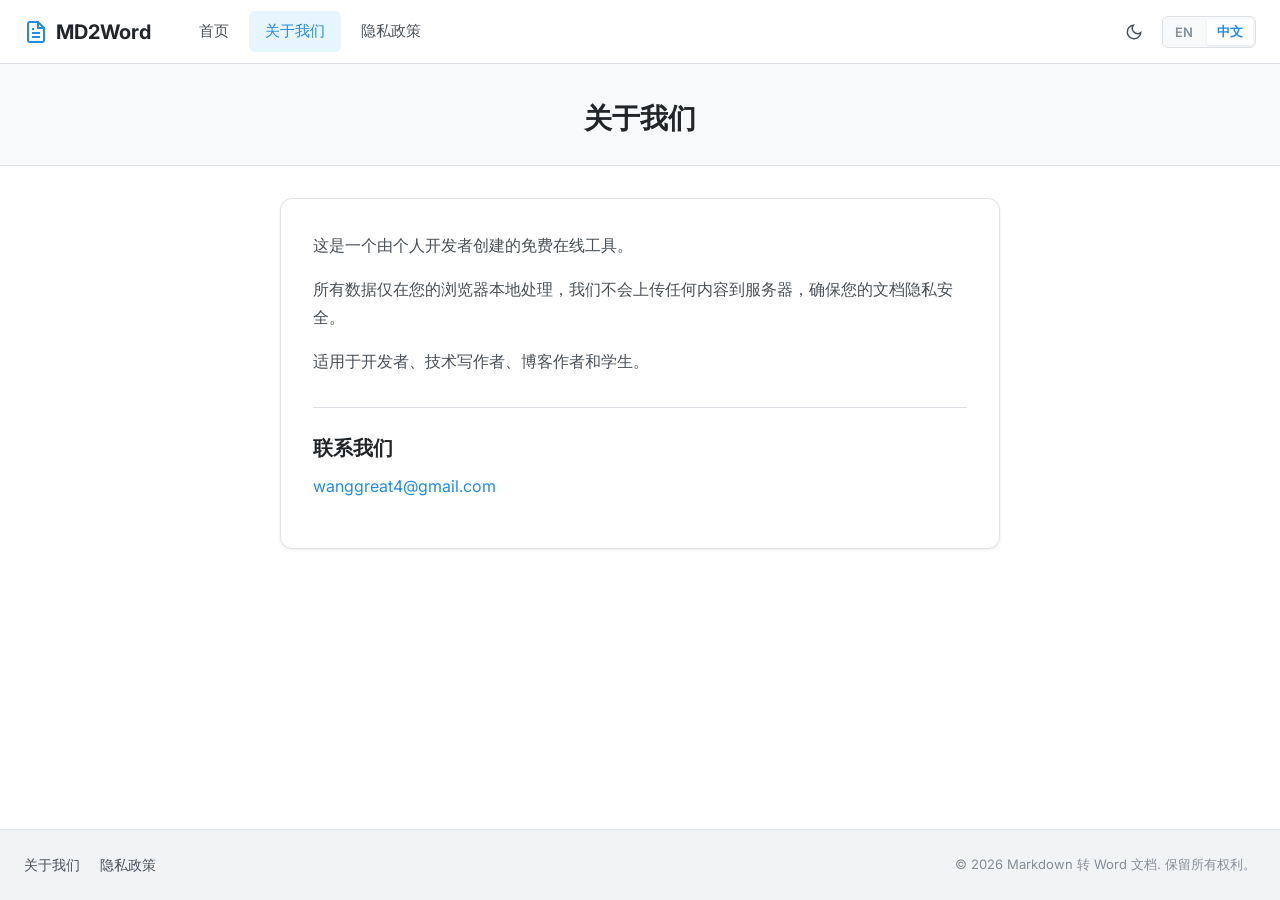
<file: zh/about/index.html>
<!DOCTYPE html><html  lang="zh" data-theme="light"><head><meta charset="utf-8">
<meta name="viewport" content="width=device-width, initial-scale=1">
<title>关于我们 - Markdown to Word Converter</title>
<link rel="preconnect" href="https://fonts.googleapis.com">
<link rel="preconnect" href="https://fonts.gstatic.com" crossorigin="anonymous">
<link rel="stylesheet" href="https://fonts.googleapis.com/css2?family=Inter:wght@400;500;600;700&display=swap">
<style>:root{--bg-primary:#fff;--bg-secondary:#f8f9fa;--bg-tertiary:#e9ecef;--bg-input:#fff;--bg-code:#f4f4f5;--bg-card:#fff;--bg-nav:#fff;--bg-footer:#f1f3f5;--text-primary:#212529;--text-secondary:#495057;--text-muted:#868e96;--text-link:#228be6;--border-color:#dee2e6;--border-light:#e9ecef;--accent:#228be6;--accent-hover:#1c7ed6;--accent-light:#e7f5ff;--shadow-sm:0 1px 3px rgba(0,0,0,.08);--shadow-md:0 4px 12px rgba(0,0,0,.1);--shadow-lg:0 8px 24px rgba(0,0,0,.12);--radius-sm:6px;--radius-md:8px;--radius-lg:12px;--font-mono:"Consolas","Monaco","Courier New",monospace;--nav-height:64px;--max-width:1280px;--transition:.2s ease}[data-theme=dark]{--bg-primary:#1a1a2e;--bg-secondary:#16213e;--bg-tertiary:#0f3460;--bg-input:#224;--bg-code:#252545;--bg-card:#1e1e3a;--bg-nav:#151530;--bg-footer:#111128;--text-primary:#e4e6eb;--text-secondary:#b0b3b8;--text-muted:#6c757d;--text-link:#4dabf7;--border-color:#2d2d50;--border-light:#252545;--accent:#4dabf7;--accent-hover:#74c0fc;--accent-light:#1a3350;--shadow-sm:0 1px 3px rgba(0,0,0,.3);--shadow-md:0 4px 12px rgba(0,0,0,.4);--shadow-lg:0 8px 24px rgba(0,0,0,.5)}*,:after,:before{box-sizing:border-box;margin:0;padding:0}html{font-size:16px;scroll-behavior:smooth;-webkit-font-smoothing:antialiased;-moz-osx-font-smoothing:grayscale}body{background-color:var(--bg-primary);color:var(--text-primary);font-family:Inter,-apple-system,BlinkMacSystemFont,Segoe UI,PingFang SC,Microsoft YaHei,Helvetica Neue,Arial,sans-serif;line-height:1.6;min-height:100vh;transition:background-color var(--transition),color var(--transition)}a{color:var(--text-link);text-decoration:none;transition:color var(--transition)}a:hover{text-decoration:underline}img{height:auto;max-width:100%}.container{margin:0 auto;max-width:var(--max-width);padding:0 1.5rem}.sr-only{height:1px;margin:-1px;overflow:hidden;padding:0;position:absolute;width:1px;clip:rect(0,0,0,0);border-width:0;white-space:nowrap}@media(max-width:1023px){.container{padding:0 1rem}}@media(max-width:767px){html{font-size:15px}.container{padding:0 .75rem}}</style>
<style>.theme-toggle[data-v-8e09d1c4]{align-items:center;background:transparent;border:none;border-radius:var(--radius-sm);color:var(--text-secondary);cursor:pointer;display:flex;height:40px;justify-content:center;padding:0;transition:all var(--transition);width:40px}.theme-toggle[data-v-8e09d1c4]:hover{background:var(--bg-secondary);color:var(--accent)}</style>
<style>.lang-switcher[data-v-9ed7b1d2]{align-items:center;background:var(--bg-secondary);border:1.5px solid var(--border-color);border-radius:var(--radius-sm);display:flex;gap:.25rem;padding:2px;transition:border-color var(--transition),background-color var(--transition)}.lang-switcher__btn[data-v-9ed7b1d2]{background:transparent;border:none;border-radius:3px;color:var(--text-muted);cursor:pointer;font-family:inherit;font-size:.813rem;font-weight:600;padding:.25rem .625rem;transition:all var(--transition);white-space:nowrap}.lang-switcher__btn[data-v-9ed7b1d2]:hover{color:var(--text-primary)}.lang-switcher__btn--active[data-v-9ed7b1d2]{background:var(--bg-primary);box-shadow:var(--shadow-sm);color:var(--accent)}</style>
<style>.layout[data-v-f15e471d]{display:flex;flex-direction:column;min-height:100vh}.main[data-v-f15e471d]{flex:1;padding-top:var(--nav-height)}.navbar[data-v-f15e471d]{-webkit-backdrop-filter:blur(12px);backdrop-filter:blur(12px);background:var(--bg-nav);border-bottom:1px solid var(--border-color);height:var(--nav-height);left:0;position:fixed;right:0;top:0;transition:background-color var(--transition),border-color var(--transition);z-index:1000}.navbar__inner[data-v-f15e471d]{gap:2rem;height:100%}.navbar__inner[data-v-f15e471d],.navbar__logo[data-v-f15e471d]{align-items:center;display:flex}.navbar__logo[data-v-f15e471d]{color:var(--text-primary);flex-shrink:0;font-size:1.25rem;font-weight:700;gap:.5rem;text-decoration:none}.navbar__logo[data-v-f15e471d]:hover{color:var(--accent);text-decoration:none}.navbar__logo-icon[data-v-f15e471d]{color:var(--accent);height:24px;width:24px}.navbar__nav[data-v-f15e471d]{align-items:center;display:flex;flex:1;gap:.25rem}.navbar__link[data-v-f15e471d]{border-radius:var(--radius-sm);color:var(--text-secondary);font-size:.938rem;font-weight:500;padding:.5rem 1rem;text-decoration:none;transition:background-color var(--transition),color var(--transition)}.navbar__link.router-link-active[data-v-f15e471d],.navbar__link[data-v-f15e471d]:hover{background:var(--accent-light);color:var(--accent);text-decoration:none}.navbar__actions[data-v-f15e471d]{align-items:center;display:flex;flex-shrink:0;gap:.5rem}.navbar__actions--mobile[data-v-f15e471d]{display:none}.navbar__hamburger[data-v-f15e471d]{align-items:center;background:none;border:none;border-radius:var(--radius-sm);cursor:pointer;display:none;flex-direction:column;gap:5px;height:40px;justify-content:center;padding:8px;transition:background-color var(--transition);width:40px}.navbar__hamburger[data-v-f15e471d]:hover{background:var(--bg-secondary)}.navbar__hamburger span[data-v-f15e471d]{background:var(--text-primary);border-radius:2px;display:block;height:2px;transition:transform var(--transition),opacity var(--transition);width:22px}.navbar__overlay[data-v-f15e471d]{display:none}.footer[data-v-f15e471d]{background:var(--bg-footer);border-top:1px solid var(--border-color);margin-top:3rem;padding:1.5rem 0;transition:background-color var(--transition),border-color var(--transition)}.footer__inner[data-v-f15e471d]{align-items:center;display:flex;flex-wrap:wrap;gap:.5rem;justify-content:space-between}.footer__links[data-v-f15e471d]{display:flex;gap:1.25rem}.footer__links a[data-v-f15e471d]{color:var(--text-secondary);font-size:.875rem}.footer__copy[data-v-f15e471d]{color:var(--text-muted);font-size:.813rem}@media(max-width:1023px){.navbar__inner[data-v-f15e471d]{gap:1rem}}@media(max-width:767px){.navbar__actions--desktop[data-v-f15e471d]{display:none}.navbar__actions--mobile[data-v-f15e471d]{border-top:1px solid var(--border-color);display:flex;padding-top:1rem}.navbar__hamburger[data-v-f15e471d]{display:flex}.navbar__nav[data-v-f15e471d]{align-items:stretch;background:var(--bg-nav);border-bottom:1px solid var(--border-color);box-shadow:var(--shadow-md);display:none;flex-direction:column;gap:.25rem;left:0;padding:1rem;position:fixed;right:0;top:var(--nav-height)}.navbar__nav--open[data-v-f15e471d]{display:flex}.navbar__link[data-v-f15e471d]{font-size:1rem;padding:.75rem 1rem}.navbar__overlay[data-v-f15e471d]{background:#0000004d;display:block;inset:0;position:fixed;top:var(--nav-height);z-index:999}.footer__inner[data-v-f15e471d]{flex-direction:column;text-align:center}}</style>
<style>.about-page[data-v-93684a63]{padding-bottom:3rem}.page-hero[data-v-93684a63]{background:var(--bg-secondary);border-bottom:1px solid var(--border-color);padding:2rem 0 1.5rem;text-align:center}.page-hero__title[data-v-93684a63]{color:var(--text-primary);font-size:1.75rem;font-weight:700}.about-content[data-v-93684a63]{padding-top:2rem}.about-content__card[data-v-93684a63]{background:var(--bg-card);border:1px solid var(--border-color);border-radius:var(--radius-lg);box-shadow:var(--shadow-sm);margin:0 auto;max-width:720px;padding:2rem}.about-content__card p[data-v-93684a63]{color:var(--text-secondary);font-size:1rem;line-height:1.75;margin-bottom:1rem}.about-content__contact[data-v-93684a63]{border-top:1px solid var(--border-color);margin-top:2rem;padding-top:1.5rem}.about-content__contact h2[data-v-93684a63]{color:var(--text-primary);font-size:1.25rem;font-weight:600;margin-bottom:.5rem}.about-content__contact a[data-v-93684a63]{color:var(--accent);font-size:1rem}@media(max-width:767px){.page-hero__title[data-v-93684a63]{font-size:1.5rem}.about-content__card[data-v-93684a63]{padding:1.25rem}}</style>
<link rel="modulepreload" as="script" crossorigin href="/nuxt/D8OdQ34W.js">
<link rel="modulepreload" as="script" crossorigin href="/nuxt/CqwoekKf.js">
<link rel="modulepreload" as="script" crossorigin href="/nuxt/DlAUqK2U.js">
<link rel="modulepreload" as="script" crossorigin href="/nuxt/DHsGsEdq.js">
<script type="module" src="/nuxt/D8OdQ34W.js" crossorigin></script>
<link rel="prefetch" as="script" crossorigin href="/nuxt/D3a2ko17.js">
<link rel="prefetch" as="script" crossorigin href="/nuxt/GBlZX5nV.js">
<link rel="prefetch" as="script" crossorigin href="/nuxt/DhSsSd0H.js">
<link rel="icon" type="image/svg+xml" href="/favicon.svg">
<meta name="description" content="Learn more about the Markdown to Word Converter. A free online tool by an independent developer with local processing for maximum privacy.">
<meta name="robots" content="index, follow">
<link rel="canonical" href="https://yourdomain.com/about"></head><body><div id="__nuxt"><div class="layout" data-v-f15e471d><header class="navbar" data-v-f15e471d><div class="container navbar__inner" data-v-f15e471d><a href="/zh" class="navbar__logo" data-v-f15e471d><svg class="navbar__logo-icon" viewBox="0 0 24 24" fill="none" stroke="currentColor" stroke-width="2" data-v-f15e471d><path d="M14 2H6a2 2 0 0 0-2 2v16a2 2 0 0 0 2 2h12a2 2 0 0 0 2-2V8z" data-v-f15e471d></path><polyline points="14 2 14 8 20 8" data-v-f15e471d></polyline><line x1="16" y1="13" x2="8" y2="13" data-v-f15e471d></line><line x1="16" y1="17" x2="8" y2="17" data-v-f15e471d></line><polyline points="10 9 9 9 8 9" data-v-f15e471d></polyline></svg><span data-v-f15e471d>MD2Word</span></a><nav class="navbar__nav" data-v-f15e471d><a href="/zh" class="navbar__link" data-v-f15e471d>首页</a><a aria-current="page" href="/zh/about" class="router-link-active router-link-exact-active navbar__link" data-v-f15e471d>关于我们</a><a href="/zh/privacy" class="navbar__link" data-v-f15e471d>隐私政策</a><div class="navbar__actions navbar__actions--mobile" data-v-f15e471d><button class="theme-toggle" aria-label="深色" title="深色" data-v-f15e471d data-v-8e09d1c4><svg viewBox="0 0 24 24" fill="none" stroke="currentColor" stroke-width="2" width="18" height="18" data-v-8e09d1c4><path d="M21 12.79A9 9 0 1 1 11.21 3 7 7 0 0 0 21 12.79z" data-v-8e09d1c4></path></svg></button><div class="lang-switcher" data-v-f15e471d data-v-9ed7b1d2><!--[--><button class="lang-switcher__btn" data-v-9ed7b1d2>EN</button><button class="lang-switcher__btn--active lang-switcher__btn" data-v-9ed7b1d2>中文</button><!--]--></div></div></nav><div class="navbar__actions navbar__actions--desktop" data-v-f15e471d><button class="theme-toggle" aria-label="深色" title="深色" data-v-f15e471d data-v-8e09d1c4><svg viewBox="0 0 24 24" fill="none" stroke="currentColor" stroke-width="2" width="18" height="18" data-v-8e09d1c4><path d="M21 12.79A9 9 0 1 1 11.21 3 7 7 0 0 0 21 12.79z" data-v-8e09d1c4></path></svg></button><div class="lang-switcher" data-v-f15e471d data-v-9ed7b1d2><!--[--><button class="lang-switcher__btn" data-v-9ed7b1d2>EN</button><button class="lang-switcher__btn--active lang-switcher__btn" data-v-9ed7b1d2>中文</button><!--]--></div></div><button class="navbar__hamburger" aria-label="打开菜单" data-v-f15e471d><span data-v-f15e471d></span><span data-v-f15e471d></span><span data-v-f15e471d></span></button></div></header><main class="main" data-v-f15e471d><!--[--><div class="about-page" data-v-93684a63><section class="page-hero" data-v-93684a63><div class="container" data-v-93684a63><h1 class="page-hero__title" data-v-93684a63>关于我们</h1></div></section><section class="about-content container" data-v-93684a63><div class="about-content__card" data-v-93684a63><p data-v-93684a63>这是一个由个人开发者创建的免费在线工具。</p><p data-v-93684a63>所有数据仅在您的浏览器本地处理，我们不会上传任何内容到服务器，确保您的文档隐私安全。</p><p data-v-93684a63>适用于开发者、技术写作者、博客作者和学生。</p><div class="about-content__contact" data-v-93684a63><h2 data-v-93684a63>联系我们</h2><p data-v-93684a63><a href="mailto:wanggreat4@gmail.com" data-v-93684a63>wanggreat4@gmail.com</a></p></div></div></section></div><!--]--></main><footer class="footer" data-v-f15e471d><div class="container footer__inner" data-v-f15e471d><div class="footer__links" data-v-f15e471d><a aria-current="page" href="/zh/about" class="router-link-active router-link-exact-active" data-v-f15e471d>关于我们</a><a href="/zh/privacy" class="" data-v-f15e471d>隐私政策</a></div><p class="footer__copy" data-v-f15e471d> © 2026 Markdown 转 Word 文档. 保留所有权利。</p></div></footer><!----></div></div><div id="teleports"></div><script>window.__NUXT__={};window.__NUXT__.config={public:{i18n:{baseUrl:"",defaultLocale:"en",rootRedirect:"",redirectStatusCode:302,skipSettingLocaleOnNavigate:false,locales:[{code:"en",language:"en-US"},{code:"zh",language:"zh-CN"}],detectBrowserLanguage:{alwaysRedirect:false,cookieCrossOrigin:false,cookieDomain:"",cookieKey:"i18n_redirected",cookieSecure:false,fallbackLocale:"",redirectOn:"no prefix",useCookie:true},experimental:{localeDetector:"",typedPages:true,typedOptionsAndMessages:false,alternateLinkCanonicalQueries:true,devCache:false,cacheLifetime:"",stripMessagesPayload:false,preload:false,strictSeo:false,nitroContextDetection:true,httpCacheDuration:10,compactRoutes:false,prerenderMessages:false},domainLocales:{en:{domain:""},zh:{domain:""}}}},app:{baseURL:"/",buildId:"6d8eed81-7d14-418c-87f5-42d7f4f54534",buildAssetsDir:"/nuxt/",cdnURL:""}}</script>
<script type="application/json" data-nuxt-data="nuxt-app" data-ssr="true" id="__NUXT_DATA__">[["ShallowReactive",1],{"prerenderedAt":2,"data":3,"state":5,"once":14,"_errors":15,"serverRendered":10,"path":17},1784122341215,["ShallowReactive",4],{},["Reactive",6],{"$si18n:cached-locale-configs":7,"$si18n:resolved-locale":13},{"en":8,"zh":11},{"fallbacks":9,"cacheable":10},[],true,{"fallbacks":12,"cacheable":10},[],"zh",["Set"],["ShallowReactive",16],{},"\u002Fzh\u002Fabout"]</script></body></html>
</file>
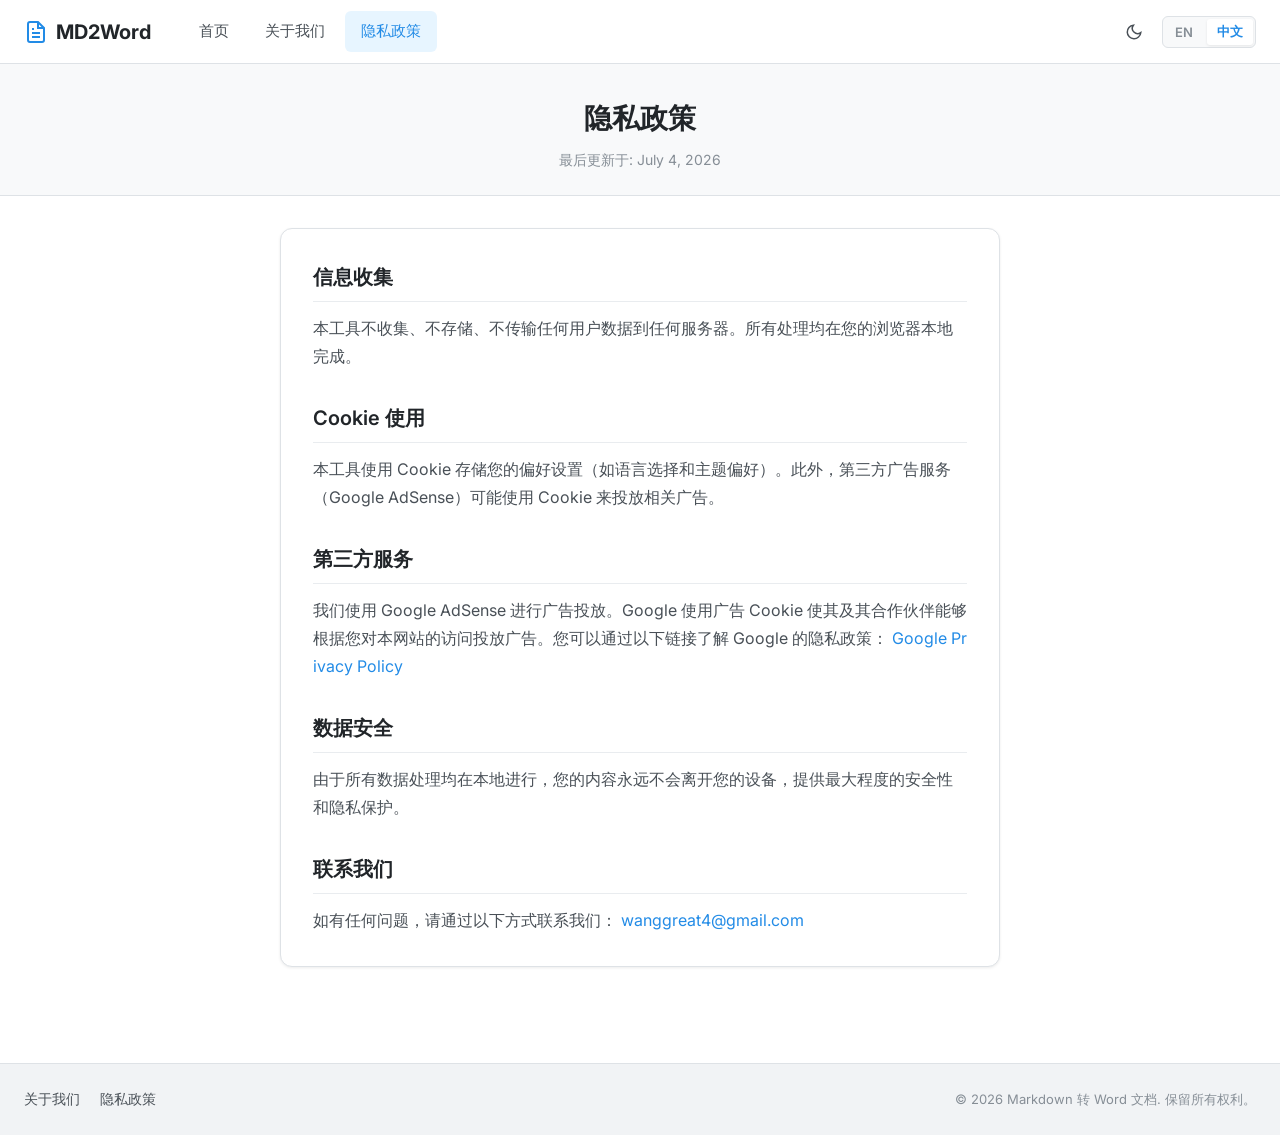
<file: zh/privacy/index.html>
<!DOCTYPE html><html  lang="zh" data-theme="light"><head><meta charset="utf-8">
<meta name="viewport" content="width=device-width, initial-scale=1">
<title>隐私政策 - Markdown to Word Converter</title>
<link rel="preconnect" href="https://fonts.googleapis.com">
<link rel="preconnect" href="https://fonts.gstatic.com" crossorigin="anonymous">
<link rel="stylesheet" href="https://fonts.googleapis.com/css2?family=Inter:wght@400;500;600;700&display=swap">
<style>:root{--bg-primary:#fff;--bg-secondary:#f8f9fa;--bg-tertiary:#e9ecef;--bg-input:#fff;--bg-code:#f4f4f5;--bg-card:#fff;--bg-nav:#fff;--bg-footer:#f1f3f5;--text-primary:#212529;--text-secondary:#495057;--text-muted:#868e96;--text-link:#228be6;--border-color:#dee2e6;--border-light:#e9ecef;--accent:#228be6;--accent-hover:#1c7ed6;--accent-light:#e7f5ff;--shadow-sm:0 1px 3px rgba(0,0,0,.08);--shadow-md:0 4px 12px rgba(0,0,0,.1);--shadow-lg:0 8px 24px rgba(0,0,0,.12);--radius-sm:6px;--radius-md:8px;--radius-lg:12px;--font-mono:"Consolas","Monaco","Courier New",monospace;--nav-height:64px;--max-width:1280px;--transition:.2s ease}[data-theme=dark]{--bg-primary:#1a1a2e;--bg-secondary:#16213e;--bg-tertiary:#0f3460;--bg-input:#224;--bg-code:#252545;--bg-card:#1e1e3a;--bg-nav:#151530;--bg-footer:#111128;--text-primary:#e4e6eb;--text-secondary:#b0b3b8;--text-muted:#6c757d;--text-link:#4dabf7;--border-color:#2d2d50;--border-light:#252545;--accent:#4dabf7;--accent-hover:#74c0fc;--accent-light:#1a3350;--shadow-sm:0 1px 3px rgba(0,0,0,.3);--shadow-md:0 4px 12px rgba(0,0,0,.4);--shadow-lg:0 8px 24px rgba(0,0,0,.5)}*,:after,:before{box-sizing:border-box;margin:0;padding:0}html{font-size:16px;scroll-behavior:smooth;-webkit-font-smoothing:antialiased;-moz-osx-font-smoothing:grayscale}body{background-color:var(--bg-primary);color:var(--text-primary);font-family:Inter,-apple-system,BlinkMacSystemFont,Segoe UI,PingFang SC,Microsoft YaHei,Helvetica Neue,Arial,sans-serif;line-height:1.6;min-height:100vh;transition:background-color var(--transition),color var(--transition)}a{color:var(--text-link);text-decoration:none;transition:color var(--transition)}a:hover{text-decoration:underline}img{height:auto;max-width:100%}.container{margin:0 auto;max-width:var(--max-width);padding:0 1.5rem}.sr-only{height:1px;margin:-1px;overflow:hidden;padding:0;position:absolute;width:1px;clip:rect(0,0,0,0);border-width:0;white-space:nowrap}@media(max-width:1023px){.container{padding:0 1rem}}@media(max-width:767px){html{font-size:15px}.container{padding:0 .75rem}}</style>
<style>.theme-toggle[data-v-8e09d1c4]{align-items:center;background:transparent;border:none;border-radius:var(--radius-sm);color:var(--text-secondary);cursor:pointer;display:flex;height:40px;justify-content:center;padding:0;transition:all var(--transition);width:40px}.theme-toggle[data-v-8e09d1c4]:hover{background:var(--bg-secondary);color:var(--accent)}</style>
<style>.lang-switcher[data-v-9ed7b1d2]{align-items:center;background:var(--bg-secondary);border:1.5px solid var(--border-color);border-radius:var(--radius-sm);display:flex;gap:.25rem;padding:2px;transition:border-color var(--transition),background-color var(--transition)}.lang-switcher__btn[data-v-9ed7b1d2]{background:transparent;border:none;border-radius:3px;color:var(--text-muted);cursor:pointer;font-family:inherit;font-size:.813rem;font-weight:600;padding:.25rem .625rem;transition:all var(--transition);white-space:nowrap}.lang-switcher__btn[data-v-9ed7b1d2]:hover{color:var(--text-primary)}.lang-switcher__btn--active[data-v-9ed7b1d2]{background:var(--bg-primary);box-shadow:var(--shadow-sm);color:var(--accent)}</style>
<style>.layout[data-v-f15e471d]{display:flex;flex-direction:column;min-height:100vh}.main[data-v-f15e471d]{flex:1;padding-top:var(--nav-height)}.navbar[data-v-f15e471d]{-webkit-backdrop-filter:blur(12px);backdrop-filter:blur(12px);background:var(--bg-nav);border-bottom:1px solid var(--border-color);height:var(--nav-height);left:0;position:fixed;right:0;top:0;transition:background-color var(--transition),border-color var(--transition);z-index:1000}.navbar__inner[data-v-f15e471d]{gap:2rem;height:100%}.navbar__inner[data-v-f15e471d],.navbar__logo[data-v-f15e471d]{align-items:center;display:flex}.navbar__logo[data-v-f15e471d]{color:var(--text-primary);flex-shrink:0;font-size:1.25rem;font-weight:700;gap:.5rem;text-decoration:none}.navbar__logo[data-v-f15e471d]:hover{color:var(--accent);text-decoration:none}.navbar__logo-icon[data-v-f15e471d]{color:var(--accent);height:24px;width:24px}.navbar__nav[data-v-f15e471d]{align-items:center;display:flex;flex:1;gap:.25rem}.navbar__link[data-v-f15e471d]{border-radius:var(--radius-sm);color:var(--text-secondary);font-size:.938rem;font-weight:500;padding:.5rem 1rem;text-decoration:none;transition:background-color var(--transition),color var(--transition)}.navbar__link.router-link-active[data-v-f15e471d],.navbar__link[data-v-f15e471d]:hover{background:var(--accent-light);color:var(--accent);text-decoration:none}.navbar__actions[data-v-f15e471d]{align-items:center;display:flex;flex-shrink:0;gap:.5rem}.navbar__actions--mobile[data-v-f15e471d]{display:none}.navbar__hamburger[data-v-f15e471d]{align-items:center;background:none;border:none;border-radius:var(--radius-sm);cursor:pointer;display:none;flex-direction:column;gap:5px;height:40px;justify-content:center;padding:8px;transition:background-color var(--transition);width:40px}.navbar__hamburger[data-v-f15e471d]:hover{background:var(--bg-secondary)}.navbar__hamburger span[data-v-f15e471d]{background:var(--text-primary);border-radius:2px;display:block;height:2px;transition:transform var(--transition),opacity var(--transition);width:22px}.navbar__overlay[data-v-f15e471d]{display:none}.footer[data-v-f15e471d]{background:var(--bg-footer);border-top:1px solid var(--border-color);margin-top:3rem;padding:1.5rem 0;transition:background-color var(--transition),border-color var(--transition)}.footer__inner[data-v-f15e471d]{align-items:center;display:flex;flex-wrap:wrap;gap:.5rem;justify-content:space-between}.footer__links[data-v-f15e471d]{display:flex;gap:1.25rem}.footer__links a[data-v-f15e471d]{color:var(--text-secondary);font-size:.875rem}.footer__copy[data-v-f15e471d]{color:var(--text-muted);font-size:.813rem}@media(max-width:1023px){.navbar__inner[data-v-f15e471d]{gap:1rem}}@media(max-width:767px){.navbar__actions--desktop[data-v-f15e471d]{display:none}.navbar__actions--mobile[data-v-f15e471d]{border-top:1px solid var(--border-color);display:flex;padding-top:1rem}.navbar__hamburger[data-v-f15e471d]{display:flex}.navbar__nav[data-v-f15e471d]{align-items:stretch;background:var(--bg-nav);border-bottom:1px solid var(--border-color);box-shadow:var(--shadow-md);display:none;flex-direction:column;gap:.25rem;left:0;padding:1rem;position:fixed;right:0;top:var(--nav-height)}.navbar__nav--open[data-v-f15e471d]{display:flex}.navbar__link[data-v-f15e471d]{font-size:1rem;padding:.75rem 1rem}.navbar__overlay[data-v-f15e471d]{background:#0000004d;display:block;inset:0;position:fixed;top:var(--nav-height);z-index:999}.footer__inner[data-v-f15e471d]{flex-direction:column;text-align:center}}</style>
<style>.privacy-page[data-v-a2763fd9]{padding-bottom:3rem}.page-hero[data-v-a2763fd9]{background:var(--bg-secondary);border-bottom:1px solid var(--border-color);padding:2rem 0 1.5rem;text-align:center}.page-hero__title[data-v-a2763fd9]{color:var(--text-primary);font-size:1.75rem;font-weight:700}.page-hero__date[data-v-a2763fd9]{color:var(--text-muted);font-size:.875rem;margin-top:.5rem}.privacy-content[data-v-a2763fd9]{padding-top:2rem}.privacy-content__card[data-v-a2763fd9]{background:var(--bg-card);border:1px solid var(--border-color);border-radius:var(--radius-lg);box-shadow:var(--shadow-sm);margin:0 auto;max-width:720px;padding:2rem}.privacy-section[data-v-a2763fd9]{margin-bottom:2rem}.privacy-section[data-v-a2763fd9]:last-child{margin-bottom:0}.privacy-section h2[data-v-a2763fd9]{border-bottom:1px solid var(--border-light);color:var(--text-primary);font-size:1.25rem;font-weight:600;margin-bottom:.75rem;padding-bottom:.5rem}.privacy-section p[data-v-a2763fd9]{color:var(--text-secondary);font-size:1rem;line-height:1.75}.privacy-section a[data-v-a2763fd9]{color:var(--accent);word-break:break-all}@media(max-width:767px){.page-hero__title[data-v-a2763fd9]{font-size:1.5rem}.privacy-content__card[data-v-a2763fd9]{padding:1.25rem}.privacy-section h2[data-v-a2763fd9]{font-size:1.125rem}}</style>
<link rel="modulepreload" as="script" crossorigin href="/nuxt/D8OdQ34W.js">
<link rel="modulepreload" as="script" crossorigin href="/nuxt/CqwoekKf.js">
<link rel="modulepreload" as="script" crossorigin href="/nuxt/DlAUqK2U.js">
<link rel="modulepreload" as="script" crossorigin href="/nuxt/CMEd7GtO.js">
<script type="module" src="/nuxt/D8OdQ34W.js" crossorigin></script>
<link rel="prefetch" as="script" crossorigin href="/nuxt/D3a2ko17.js">
<link rel="prefetch" as="script" crossorigin href="/nuxt/GBlZX5nV.js">
<link rel="prefetch" as="script" crossorigin href="/nuxt/DhSsSd0H.js">
<link rel="icon" type="image/svg+xml" href="/favicon.svg">
<meta name="description" content="Privacy Policy for Markdown to Word Converter. Learn how we protect your data - all processing is local, no server upload.">
<meta name="robots" content="index, follow">
<link rel="canonical" href="https://yourdomain.com/privacy"></head><body><div id="__nuxt"><div class="layout" data-v-f15e471d><header class="navbar" data-v-f15e471d><div class="container navbar__inner" data-v-f15e471d><a href="/zh" class="navbar__logo" data-v-f15e471d><svg class="navbar__logo-icon" viewBox="0 0 24 24" fill="none" stroke="currentColor" stroke-width="2" data-v-f15e471d><path d="M14 2H6a2 2 0 0 0-2 2v16a2 2 0 0 0 2 2h12a2 2 0 0 0 2-2V8z" data-v-f15e471d></path><polyline points="14 2 14 8 20 8" data-v-f15e471d></polyline><line x1="16" y1="13" x2="8" y2="13" data-v-f15e471d></line><line x1="16" y1="17" x2="8" y2="17" data-v-f15e471d></line><polyline points="10 9 9 9 8 9" data-v-f15e471d></polyline></svg><span data-v-f15e471d>MD2Word</span></a><nav class="navbar__nav" data-v-f15e471d><a href="/zh" class="navbar__link" data-v-f15e471d>首页</a><a href="/zh/about" class="navbar__link" data-v-f15e471d>关于我们</a><a aria-current="page" href="/zh/privacy" class="router-link-active router-link-exact-active navbar__link" data-v-f15e471d>隐私政策</a><div class="navbar__actions navbar__actions--mobile" data-v-f15e471d><button class="theme-toggle" aria-label="深色" title="深色" data-v-f15e471d data-v-8e09d1c4><svg viewBox="0 0 24 24" fill="none" stroke="currentColor" stroke-width="2" width="18" height="18" data-v-8e09d1c4><path d="M21 12.79A9 9 0 1 1 11.21 3 7 7 0 0 0 21 12.79z" data-v-8e09d1c4></path></svg></button><div class="lang-switcher" data-v-f15e471d data-v-9ed7b1d2><!--[--><button class="lang-switcher__btn" data-v-9ed7b1d2>EN</button><button class="lang-switcher__btn--active lang-switcher__btn" data-v-9ed7b1d2>中文</button><!--]--></div></div></nav><div class="navbar__actions navbar__actions--desktop" data-v-f15e471d><button class="theme-toggle" aria-label="深色" title="深色" data-v-f15e471d data-v-8e09d1c4><svg viewBox="0 0 24 24" fill="none" stroke="currentColor" stroke-width="2" width="18" height="18" data-v-8e09d1c4><path d="M21 12.79A9 9 0 1 1 11.21 3 7 7 0 0 0 21 12.79z" data-v-8e09d1c4></path></svg></button><div class="lang-switcher" data-v-f15e471d data-v-9ed7b1d2><!--[--><button class="lang-switcher__btn" data-v-9ed7b1d2>EN</button><button class="lang-switcher__btn--active lang-switcher__btn" data-v-9ed7b1d2>中文</button><!--]--></div></div><button class="navbar__hamburger" aria-label="打开菜单" data-v-f15e471d><span data-v-f15e471d></span><span data-v-f15e471d></span><span data-v-f15e471d></span></button></div></header><main class="main" data-v-f15e471d><!--[--><div class="privacy-page" data-v-a2763fd9><section class="page-hero" data-v-a2763fd9><div class="container" data-v-a2763fd9><h1 class="page-hero__title" data-v-a2763fd9>隐私政策</h1><p class="page-hero__date" data-v-a2763fd9>最后更新于: July 4, 2026</p></div></section><section class="privacy-content container" data-v-a2763fd9><div class="privacy-content__card" data-v-a2763fd9><section class="privacy-section" data-v-a2763fd9><h2 data-v-a2763fd9>信息收集</h2><p data-v-a2763fd9>本工具不收集、不存储、不传输任何用户数据到任何服务器。所有处理均在您的浏览器本地完成。</p></section><section class="privacy-section" data-v-a2763fd9><h2 data-v-a2763fd9>Cookie 使用</h2><p data-v-a2763fd9>本工具使用 Cookie 存储您的偏好设置（如语言选择和主题偏好）。此外，第三方广告服务（Google AdSense）可能使用 Cookie 来投放相关广告。</p></section><section class="privacy-section" data-v-a2763fd9><h2 data-v-a2763fd9>第三方服务</h2><p data-v-a2763fd9>我们使用 Google AdSense 进行广告投放。Google 使用广告 Cookie 使其及其合作伙伴能够根据您对本网站的访问投放广告。您可以通过以下链接了解 Google 的隐私政策： <a href="https://policies.google.com/privacy" target="_blank" rel="noopener noreferrer" data-v-a2763fd9> Google Privacy Policy </a></p></section><section class="privacy-section" data-v-a2763fd9><h2 data-v-a2763fd9>数据安全</h2><p data-v-a2763fd9>由于所有数据处理均在本地进行，您的内容永远不会离开您的设备，提供最大程度的安全性和隐私保护。</p></section><section class="privacy-section" data-v-a2763fd9><h2 data-v-a2763fd9>联系我们</h2><p data-v-a2763fd9>如有任何问题，请通过以下方式联系我们： <a href="mailto:wanggreat4@gmail.com" data-v-a2763fd9>wanggreat4@gmail.com</a></p></section></div></section></div><!--]--></main><footer class="footer" data-v-f15e471d><div class="container footer__inner" data-v-f15e471d><div class="footer__links" data-v-f15e471d><a href="/zh/about" class="" data-v-f15e471d>关于我们</a><a aria-current="page" href="/zh/privacy" class="router-link-active router-link-exact-active" data-v-f15e471d>隐私政策</a></div><p class="footer__copy" data-v-f15e471d> © 2026 Markdown 转 Word 文档. 保留所有权利。</p></div></footer><!----></div></div><div id="teleports"></div><script>window.__NUXT__={};window.__NUXT__.config={public:{i18n:{baseUrl:"",defaultLocale:"en",rootRedirect:"",redirectStatusCode:302,skipSettingLocaleOnNavigate:false,locales:[{code:"en",language:"en-US"},{code:"zh",language:"zh-CN"}],detectBrowserLanguage:{alwaysRedirect:false,cookieCrossOrigin:false,cookieDomain:"",cookieKey:"i18n_redirected",cookieSecure:false,fallbackLocale:"",redirectOn:"no prefix",useCookie:true},experimental:{localeDetector:"",typedPages:true,typedOptionsAndMessages:false,alternateLinkCanonicalQueries:true,devCache:false,cacheLifetime:"",stripMessagesPayload:false,preload:false,strictSeo:false,nitroContextDetection:true,httpCacheDuration:10,compactRoutes:false,prerenderMessages:false},domainLocales:{en:{domain:""},zh:{domain:""}}}},app:{baseURL:"/",buildId:"6d8eed81-7d14-418c-87f5-42d7f4f54534",buildAssetsDir:"/nuxt/",cdnURL:""}}</script>
<script type="application/json" data-nuxt-data="nuxt-app" data-ssr="true" id="__NUXT_DATA__">[["ShallowReactive",1],{"prerenderedAt":2,"data":3,"state":5,"once":14,"_errors":15,"serverRendered":10,"path":17},1784122341215,["ShallowReactive",4],{},["Reactive",6],{"$si18n:cached-locale-configs":7,"$si18n:resolved-locale":13},{"en":8,"zh":11},{"fallbacks":9,"cacheable":10},[],true,{"fallbacks":12,"cacheable":10},[],"zh",["Set"],["ShallowReactive",16],{},"\u002Fzh\u002Fprivacy"]</script></body></html>
</file>
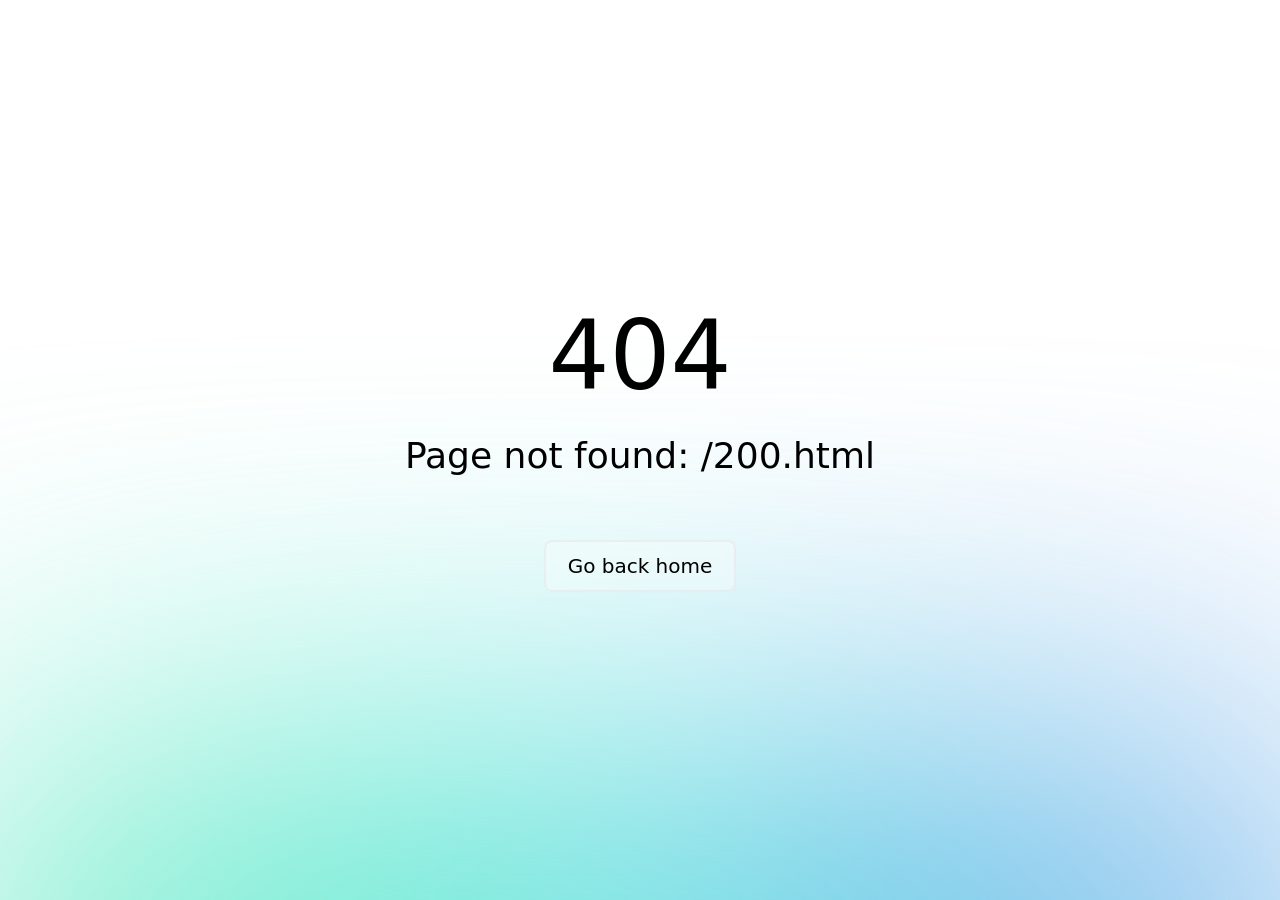
<file: 200.html>
<!DOCTYPE html><html><head><meta charset="utf-8">
<meta name="viewport" content="width=device-width, initial-scale=1">
<style>:root{--bg-primary:#fff;--bg-secondary:#f8f9fa;--bg-tertiary:#e9ecef;--bg-input:#fff;--bg-code:#f4f4f5;--bg-card:#fff;--bg-nav:#fff;--bg-footer:#f1f3f5;--text-primary:#212529;--text-secondary:#495057;--text-muted:#868e96;--text-link:#228be6;--border-color:#dee2e6;--border-light:#e9ecef;--accent:#228be6;--accent-hover:#1c7ed6;--accent-light:#e7f5ff;--shadow-sm:0 1px 3px rgba(0,0,0,.08);--shadow-md:0 4px 12px rgba(0,0,0,.1);--shadow-lg:0 8px 24px rgba(0,0,0,.12);--radius-sm:6px;--radius-md:8px;--radius-lg:12px;--font-mono:"Consolas","Monaco","Courier New",monospace;--nav-height:64px;--max-width:1280px;--transition:.2s ease}[data-theme=dark]{--bg-primary:#1a1a2e;--bg-secondary:#16213e;--bg-tertiary:#0f3460;--bg-input:#224;--bg-code:#252545;--bg-card:#1e1e3a;--bg-nav:#151530;--bg-footer:#111128;--text-primary:#e4e6eb;--text-secondary:#b0b3b8;--text-muted:#6c757d;--text-link:#4dabf7;--border-color:#2d2d50;--border-light:#252545;--accent:#4dabf7;--accent-hover:#74c0fc;--accent-light:#1a3350;--shadow-sm:0 1px 3px rgba(0,0,0,.3);--shadow-md:0 4px 12px rgba(0,0,0,.4);--shadow-lg:0 8px 24px rgba(0,0,0,.5)}*,:after,:before{box-sizing:border-box;margin:0;padding:0}html{font-size:16px;scroll-behavior:smooth;-webkit-font-smoothing:antialiased;-moz-osx-font-smoothing:grayscale}body{background-color:var(--bg-primary);color:var(--text-primary);font-family:Inter,-apple-system,BlinkMacSystemFont,Segoe UI,PingFang SC,Microsoft YaHei,Helvetica Neue,Arial,sans-serif;line-height:1.6;min-height:100vh;transition:background-color var(--transition),color var(--transition)}a{color:var(--text-link);text-decoration:none;transition:color var(--transition)}a:hover{text-decoration:underline}img{height:auto;max-width:100%}.container{margin:0 auto;max-width:var(--max-width);padding:0 1.5rem}.sr-only{height:1px;margin:-1px;overflow:hidden;padding:0;position:absolute;width:1px;clip:rect(0,0,0,0);border-width:0;white-space:nowrap}@media(max-width:1023px){.container{padding:0 1rem}}@media(max-width:767px){html{font-size:15px}.container{padding:0 .75rem}}</style>
<link rel="modulepreload" as="script" crossorigin href="/nuxt/D8OdQ34W.js">
<script type="module" src="/nuxt/D8OdQ34W.js" crossorigin></script>
<link rel="prefetch" as="script" crossorigin href="/nuxt/CqwoekKf.js">
<link rel="prefetch" as="script" crossorigin href="/nuxt/DlAUqK2U.js">
<link rel="prefetch" as="script" crossorigin href="/nuxt/D3a2ko17.js">
<link rel="prefetch" as="script" crossorigin href="/nuxt/GBlZX5nV.js">
<link rel="prefetch" as="script" crossorigin href="/nuxt/DhSsSd0H.js">
<link rel="icon" type="image/svg+xml" href="/favicon.svg"></head><body><div id="__nuxt"></div><div id="teleports"></div><script>window.__NUXT__={};window.__NUXT__.config={public:{i18n:{baseUrl:"",defaultLocale:"en",rootRedirect:"",redirectStatusCode:302,skipSettingLocaleOnNavigate:false,locales:[{code:"en",language:"en-US"},{code:"zh",language:"zh-CN"}],detectBrowserLanguage:{alwaysRedirect:false,cookieCrossOrigin:false,cookieDomain:"",cookieKey:"i18n_redirected",cookieSecure:false,fallbackLocale:"",redirectOn:"no prefix",useCookie:true},experimental:{localeDetector:"",typedPages:true,typedOptionsAndMessages:false,alternateLinkCanonicalQueries:true,devCache:false,cacheLifetime:"",stripMessagesPayload:false,preload:false,strictSeo:false,nitroContextDetection:true,httpCacheDuration:10,compactRoutes:false,prerenderMessages:false},domainLocales:{en:{domain:""},zh:{domain:""}}}},app:{baseURL:"/",buildId:"6d8eed81-7d14-418c-87f5-42d7f4f54534",buildAssetsDir:"/nuxt/",cdnURL:""}}</script>
<script type="application/json" data-nuxt-data="nuxt-app" data-ssr="false" id="__NUXT_DATA__">[{"prerenderedAt":1,"serverRendered":2},1784122341049,false]</script></body></html>
</file>
